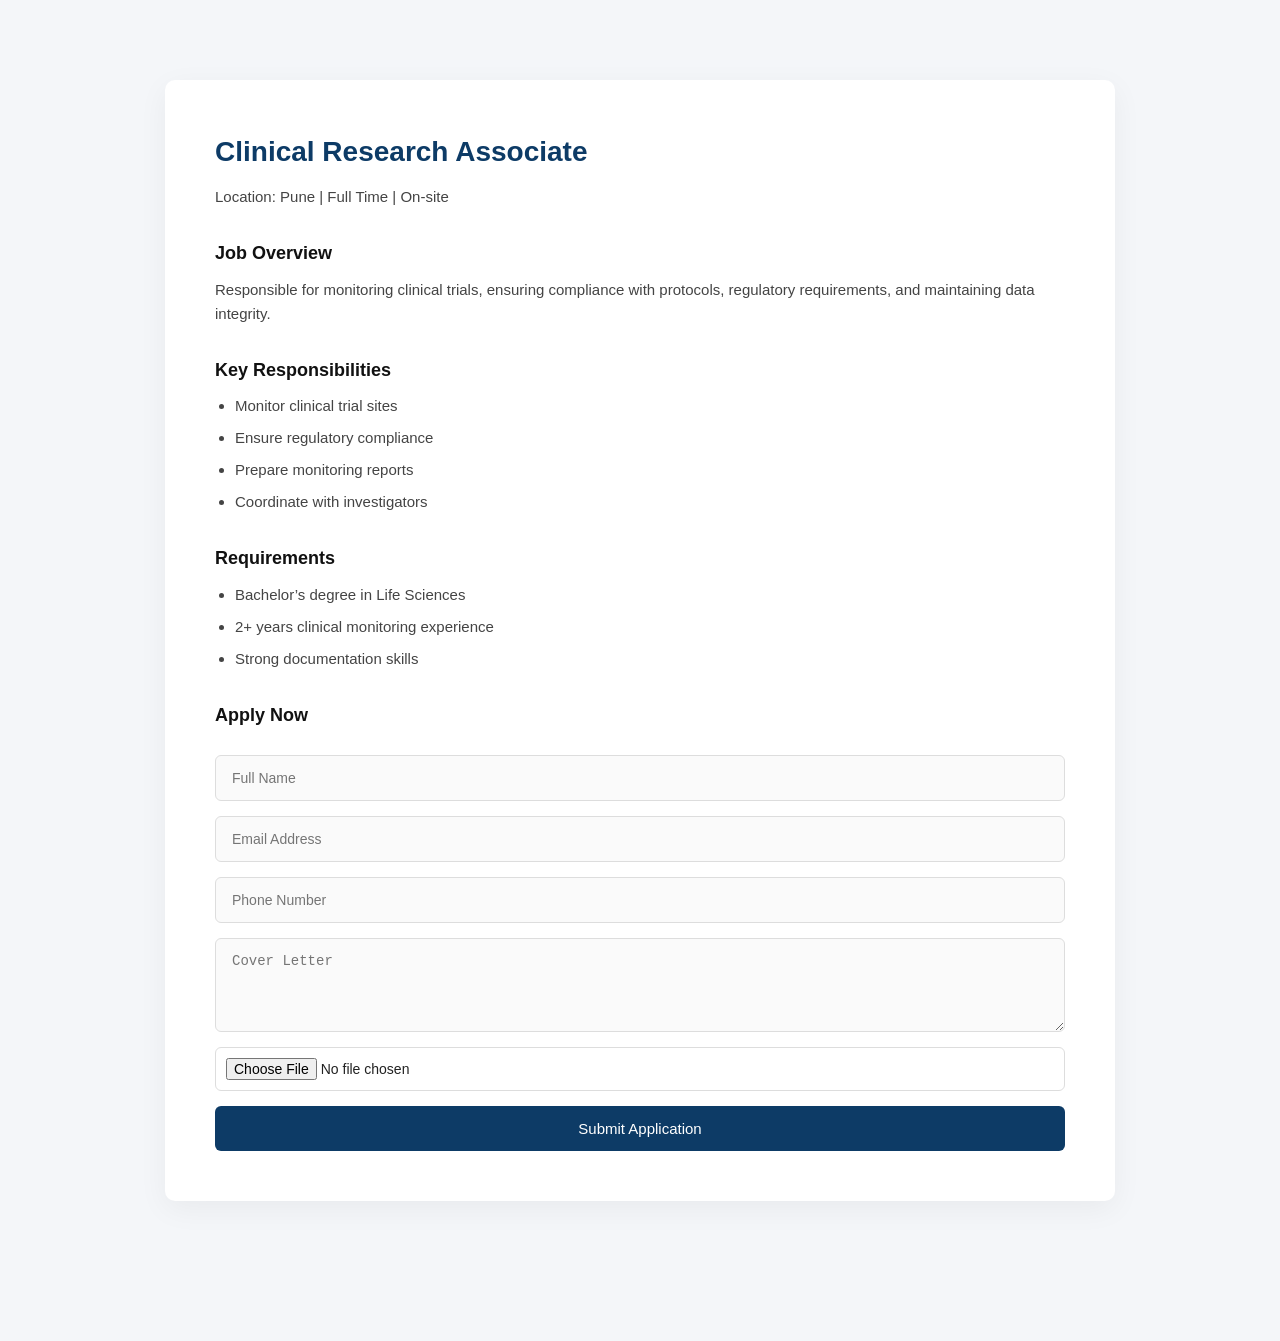
<file: careerForm.html>
<!DOCTYPE html>
<html lang="en">
<head>
    <meta charset="UTF-8">
    <meta name="viewport" content="width=device-width, initial-scale=1.0">
    <title>Document</title>
    <link rel="stylesheet" href="css/carrerForm.css">
</head>
<body>
  <section class="job-details-section" id="jobDetails">

    <div class="details-container">

        <!-- JOB 1 -->
        <div class="job-detail" id="job1">
            <h2>Clinical Research Associate</h2>
            <p class="job-location">Location: Pune | Full Time | On-site</p>

            <h4>Job Overview</h4>
            <p>
                Responsible for monitoring clinical trials, ensuring compliance with protocols,
                regulatory requirements, and maintaining data integrity.
            </p>

            <h4>Key Responsibilities</h4>
            <ul>
                <li>Monitor clinical trial sites</li>
                <li>Ensure regulatory compliance</li>
                <li>Prepare monitoring reports</li>
                <li>Coordinate with investigators</li>
            </ul>

            <h4>Requirements</h4>
            <ul>
                <li>Bachelor’s degree in Life Sciences</li>
                <li>2+ years clinical monitoring experience</li>
                <li>Strong documentation skills</li>
            </ul>

            <h4>Apply Now</h4>
            <form class="apply-form">
                <input type="text" placeholder="Full Name" required>
                <input type="email" placeholder="Email Address" required>
                <input type="tel" placeholder="Phone Number" required>
                <textarea rows="4" placeholder="Cover Letter"></textarea>
                <input type="file">
                <button type="submit">Submit Application</button>
            </form>
        </div>

        <!-- JOB 2 -->
        <div class="job-detail" id="job2">
            <h2>Medical Laboratory Scientist</h2>
            <p class="job-location">Location: Mumbai | Full Time | On-site</p>

            <h4>Job Overview</h4>
            <p>
                Conduct laboratory tests, analyze samples, and ensure accurate medical reporting.
            </p>

            <h4>Key Responsibilities</h4>
            <ul>
                <li>Perform diagnostic tests</li>
                <li>Maintain lab equipment</li>
                <li>Document test results</li>
            </ul>

            <h4>Requirements</h4>
            <ul>
                <li>BSc / MSc in Medical Laboratory Technology</li>
                <li>1+ years lab experience</li>
            </ul>

            <h4>Apply Now</h4>
            <form class="apply-form">
                <input type="text" placeholder="Full Name" required>
                <input type="email" placeholder="Email Address" required>
                <input type="tel" placeholder="Phone Number" required>
                <textarea rows="4" placeholder="Cover Letter"></textarea>
                <input type="file">
                <button type="submit">Submit Application</button>
            </form>
        </div>

        <!-- JOB 3 -->
        <div class="job-detail" id="job3">
            <h2>Pharmacovigilance Officer</h2>
            <p class="job-location">Location: Hyderabad | Full Time | Hybrid</p>

            <h4>Job Overview</h4>
            <p>
                Monitor drug safety data, assess adverse events, and ensure regulatory compliance.
            </p>

            <h4>Key Responsibilities</h4>
            <ul>
                <li>Review safety reports</li>
                <li>Signal detection & risk analysis</li>
                <li>Maintain safety database</li>
            </ul>

            <h4>Requirements</h4>
            <ul>
                <li>Pharmacy / Life Science graduate</li>
                <li>Experience in pharmacovigilance</li>
            </ul>

            <h4>Apply Now</h4>
            <form class="apply-form">
                <input type="text" placeholder="Full Name" required>
                <input type="email" placeholder="Email Address" required>
                <input type="tel" placeholder="Phone Number" required>
                <textarea rows="4" placeholder="Cover Letter"></textarea>
                <input type="file">
                <button type="submit">Submit Application</button>
            </form>
        </div>




    </div>
</section>  
<script>
    const params = new URLSearchParams(window.location.search);
    const jobId = params.get("job");

    const allJobs = document.querySelectorAll(".job-detail");

    if (jobId) {
        const jobElement = document.getElementById(jobId);
        if (jobElement) {
            jobElement.classList.add("active");
        } else {
            allJobs[0].classList.add("active"); // fallback
        }
    } else {
        allJobs[0].classList.add("active"); // default show first job
    }
</script>
</body>
</html>
</file>
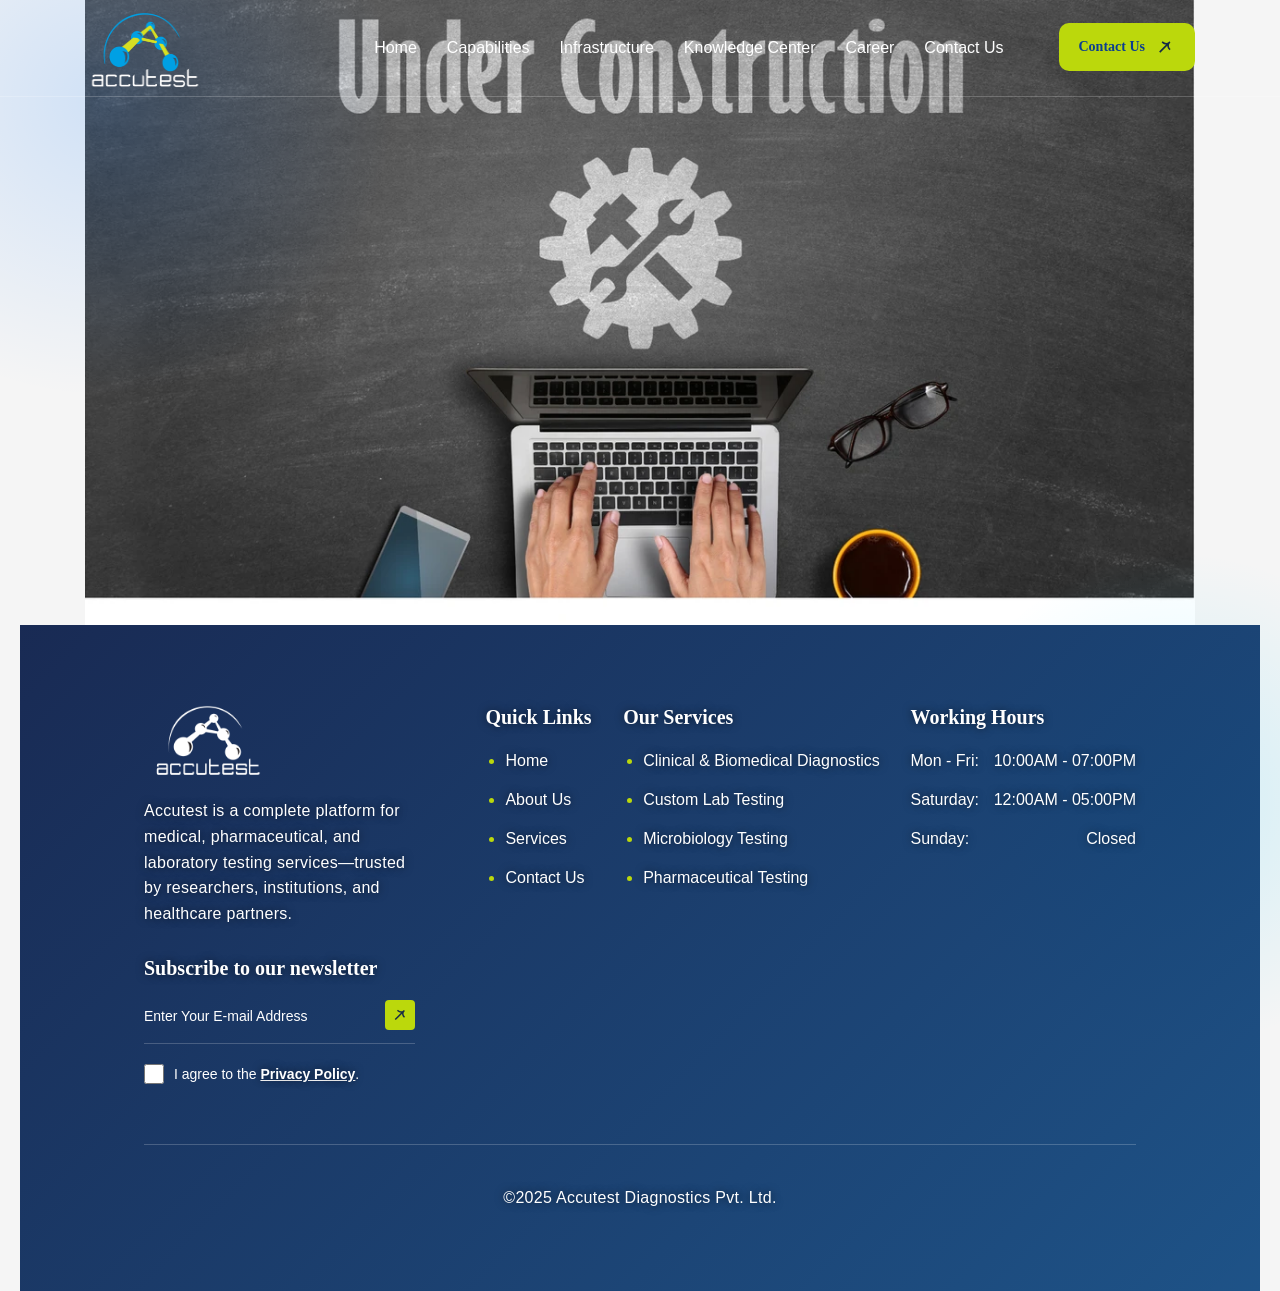
<file: underconstruction.html>
<!DOCTYPE html>
<html lang="zx">

<head>
    <!-- Meta -->
    <meta charset="utf-8">
    <meta http-equiv="X-UA-Compatible" content="IE=edge">
    <meta name="viewport" content="width=device-width, initial-scale=1.0, maximum-scale=1">
    <meta name="description" content="">
    <meta name="keywords" content="">
    <meta name="author" content="Awaiken">
    <!-- Page Title -->
    <title>Accutest Research Laboratories - A Trusted Indian CRO</title>
    <!-- Favicon Icon -->
    <link rel="shortcut icon" type="image/x-icon" href="images/whitefavicon.png">
    <!-- Google Fonts Css-->
    <link rel="preconnect" href="https://fonts.googleapis.com">
    <link rel="preconnect" href="https://fonts.gstatic.com" crossorigin>
    <link href="https://fonts.googleapis.com/css2?family=Manrope:wght@200..800&family=Sora:wght@100..800&display=swap"
        rel="stylesheet">
    <!-- Bootstrap Css -->
    <link href="css/bootstrap.min.css" rel="stylesheet" media="screen">
    <!-- SlickNav Css -->
    <link href="css/slicknav.min.css" rel="stylesheet">
    <!-- Swiper Css -->
    <link rel="stylesheet" href="css/swiper-bundle.min.css">
    <!-- Font Awesome Icon Css-->
    <link href="css/all.min.css" rel="stylesheet" media="screen">
    <!-- Animated Css -->
    <link href="css/animate.css" rel="stylesheet">
    <!-- Magnific Popup Core Css File -->
    <link rel="stylesheet" href="css/magnific-popup.css">
    <!-- Mouse Cursor Css File -->
    <link rel="stylesheet" href="css/mousecursor.css">
    <!-- Main Custom Css -->
    <link href="css/custom.css" rel="stylesheet" media="screen">
</head>

<body>
     <!-- Preloader Start -->
    <div class="preloader">
        <div class="loading-container">
            <div class="loading"></div>
            <div id="loading-icon">
                <img src="images/logo-white.png" alt="Logo">
            </div>
        </div>
    </div>
    <!-- Preloader End -->
    <!-- Header Start -->
    <header class="main-header">
        <div class="header-sticky">
            <nav class="navbar navbar-expand-lg">
                <div class="container">
                    <!-- Logo Start -->
                    <a class="navbar-brand" href="index.html">
                        <img src="images\logo-white.png" style="height: 80px;width: 150px; " alt="Accutest">
                    </a>
                    <!-- Logo End -->
                    <!-- Main Menu Start -->
                    <div class="collapse navbar-collapse main-menu">
                        <div class="nav-menu-wrapper">
                            <ul class="navbar-nav mr-auto" id="menu">
                                <li class="nav-item submenu"><a class="nav-link" href="./">Home<span
                                            class="arrow-down"></span></a>
                                    <ul>
                                        <li class="nav-item"><a class="nav-link" href="#about">About Us</a></li>
                                        <li class="nav-item"><a class="nav-link" href="#leadership">Leadership team
                                            </a></li>
                                    </ul>
                                </li>
                                <li class="nav-item submenu "><a class="nav-link" href="capabilities.html">Capabilities
                                        <span class="arrow-down"></span></a>
                                    <ul class="nav-item submenu">
                                        <li class="nav-item"><a class="nav-link"
                                                href="capabilities.html#BA/services">BA/BE Studies</a></li>
                                        <li class="nav-item"><a class="nav-link" href="capabilities.html#latephase">Late
                                                Phase(II-IV Trials)
                                            </a></li>
                                        <li class="nav-item"><a class="nav-link"
                                                href="capabilities.html#biologics">Biologics
                                            </a></li>
                                        <li class="nav-item"><a class="nav-link" href="underconstruction.html">CDM &
                                                Biostatistics & Real World Evidence
                                            </a></li>
                                    </ul>
                                <li class="nav-item submenu"><a class="nav-link"
                                        href="Infrastructure.html">Infrastructure<span class="arrow-down"></span></a>
                                    <ul class="nav-item submenu">
                                        <li class="nav-item"><a class="nav-link"
                                                href="Infrastructure.html#Regulatory">Regulatory
                                            </a></li>
                                        <li class="nav-item"><a class="nav-link"
                                                href="Infrastructure.html#clinic">Clinical
                                            </a></li>
                                        <li class="nav-item"><a class="nav-link"
                                                href="Infrastructure.html#Bio-analytical-Lab">Bio-Analytical Lab
                                            </a></li>
                                        <li class="nav-item"><a class="nav-link"
                                                href="Infrastructure.html#Biologics-Lab">Biologics Lab
                                            </a></li>
                                        <li class="nav-item"> <a class="nav-link "
                                                href="Infrastructure.html#IT-Infrastructure">IT Infrastructure</a></li>
                                    </ul>
                                </li>
                                <li class="nav-item submenu"> <a class="nav-link" href="Knowledge-Center.html">
                                        Knowledge Center<span class="arrow-down"></span></a>
                                    <ul class="nav-item submenu">
                                        <li class="nav-item"><a class="nav-link" href="Knowledge-Center.html">Corporate
                                                Presentation</a></li>
                                        <li class="nav-item"><a class="nav-link"
                                                href="Knowledge-Center.html">Brochures/Flyers
                                            </a></li>
                                        <li class="nav-item"><a class="nav-link" href="Knowledge-Center.html">Method
                                                Development & Validation
                                            </a></li>
                                        <li class="nav-item"> <a class="nav-link"
                                                href="Knowledge-Center.html">Podcast/Webinars/Posters
                                            </a></li>
                                    </ul>
                                </li>
                                <li class="nav-item submenu"> <a class="nav-link" href="Career.html">Career
                                        <span class="arrow-down"></span></a>
                                    <ul class="nav-item submenu">
                                        <li class="nav-item"><a class="nav-link" href="Career.html">Vacancies</a></li>
                                        <li class="nav-item"><a class="nav-link" href="Career.html">Why
                                                choose Accutest
                                            </a></li>
                                        <li class="nav-item"><a class="nav-link" href="Career.html">Event
                                                Photos
                                            </a></li>
                                    </ul>
                                </li>
                                <li class="nav-item submenu"><a class="nav-link" href="Contact-Us.html">Contact Us <span
                                            class="arrow-down"></span></a>
                                    <ul class="nav-item submenu">
                                        <li class="nav-item"><a class="nav-link" href="Contact-Us.html#map">Unit Address
                                                with google maps
                                            </a></li>
                                        <li class="nav-item"><a class="nav-link" href="Contact-Us.html#form">Enquiry
                                                Form
                                            </a></li>
                                        <li class="nav-item"> <a class="nav-link" href="Contact-Us.html#foot">Foot Note
                                            </a></li>
                                    </ul>
                                </li>
                                </li>
                            </ul>
                        </div>
                        <!-- Header Btn Start -->
                        <div class="header-btn">
                            <a href="tel:22 2778 0720" class="btn-default btn-highlighted">Contact Us</a>
                        </div>
                        <!-- Header Btn End -->
                    </div>
                    <!-- Main Menu End -->
                    <div class="navbar-toggle backgrounf-red"></div>
                </div>
            </nav>
            <div class="responsive-menu"></div>
        </div>
    </header>
    <!-- Header End -->
    <div class="how-it-work">
        <div class="container">
            <img src="images\underconstruction.webp" class="center" alt="underconstruction"><a href="index.html"></a>
        </div>
    </div>
    <!-- Footer Start -->
    <footer class="main-footer bg-section dark-section">
        <div class="container">
            <div class="row">
                <div class="col-lg-4">
                    <!-- About Footer Start -->
                    <div class="about-footer">
                        <!-- Footer Logo Start -->
                        <div class="footer-logo">
                            <img src="images\footer-logo.png" alt="Accutest">
                        </div>
                        <!-- Footer Logo End -->
                        <!-- About Footer Content Start -->
                        <div class="about-footer-content">
                            <p>Accutest is a complete platform for medical, pharmaceutical, and laboratory testing
                                services—trusted by researchers, institutions, and healthcare partners.</p>
                        </div>
                        <!-- About Footer Content End -->
                        <!-- Footer Newsletter Box Start -->
                        <div class="footer-newsletter-box">
                            <h3>Subscribe to our newsletter</h3>
                            <!-- Footer Newsletter Form Start -->
                            <div class="footer-newsletter-form">
                                <form id="newslettersForm" action="#" method="POST">
                                    <div class="form-group">
                                        <input type="email" name="mail" class="form-control" id="mail"
                                            placeholder="Enter Your E-mail Address" required>
                                        <button type="submit" class="newsletter-btn"><img src="images/arrow-primary.svg"
                                                alt=""></button>
                                    </div>
                                    <div class="form-group">
                                        <input type="checkbox" id="#" name="#">
                                        <label class="form-label">I agree to the <a href="#">Privacy Policy</a>.</label>
                                    </div>
                                </form>
                            </div>
                            <!-- Footer Newsletter Form End -->
                        </div>
                        <!-- Footer Newsletter Box End -->
                    </div>
                    <!-- About Footer End -->
                </div>
                <div class="col-lg-5 col-md-7">
                    <!-- Footer Links Box Start -->
                    <div class="footer-links-box">
                        <!-- Footer Links Start -->
                        <div class="footer-links">
                            <h3>Quick Links</h3>
                            <ul>
                                <li><a href="index.html">Home</a></li>
                                <li><a href="/index.html#about">About us</a></li>
                                <li><a href="/capabilities.html">services</a></li>
                                <li><a href="/Contact-Us.html">contact us</a></li>
                            </ul>
                        </div>
                        <!-- Footer Links End -->
                        <!-- Footer Links Start -->
                        <div class="footer-links">
                            <h3>Our Services</h3>
                            <ul>
                                <li><a href="/Infrastructure.html">Clinical & Biomedical Diagnostics</a></li>
                                <li><a href="/Infrastructure.html">Custom Lab Testing</a></li>
                                <li><a href="/Infrastructure.html">Microbiology Testing</a></li>
                                <li><a href="/Infrastructure.html">Pharmaceutical Testing</a></li>
                            </ul>
                        </div>
                        <!-- Footer Links End -->
                    </div>
                    <!-- Footer Links Box End -->
                </div>
                <div class="col-lg-3 col-md-5">
                    <!-- Footer Working Hour Box Start -->
                    <div class="footer-working-hour-box footer-links">
                        <h3>Working Hours</h3>
                        <ul>
                            <li>Mon - Fri:<span>10:00AM - 07:00PM</span></li>
                            <li>Saturday:<span>12:00AM - 05:00PM</span></li>
                            <li>Sunday:<span>Closed</span></li>
                        </ul>
                    </div>
                    <!-- Footer Working Hour Box End -->
                </div>
                <div class="col-lg-12">
                    <!-- Footer Copyright Start -->
                    <div class="footer-copyright-text">
                        <p>©2025 <span id="year"></span> Accutest Diagnostics Pvt. Ltd.</p>
                    </div>
                    <!-- Footer Copyright End -->
                </div>
            </div>
        </div>
    </footer>
    <!-- Footer End -->

     <script src="js/jquery-3.7.1.min.js"></script>
    <!-- Bootstrap js file -->
    <script src="js/bootstrap.min.js"></script>
    <!-- Validator js file -->
    <script src="js/validator.min.js"></script>
    <!-- SlickNav js file -->
    <script src="js/jquery.slicknav.js"></script>
    <!-- Swiper js file -->
    <script src="js/swiper-bundle.min.js"></script>
    <!-- Counter js file -->
    <script src="js/jquery.waypoints.min.js"></script>
    <script src="js/jquery.counterup.min.js"></script>
    <!-- Magnific js file -->
    <script src="js/jquery.magnific-popup.min.js"></script>
    <!-- SmoothScroll -->
    <script src="js/SmoothScroll.js"></script>
    <!-- Parallax js -->
    <script src="js/parallaxie.js"></script>
    <!-- MagicCursor js file -->
    <script src="js/gsap.min.js"></script>
    <script src="js/magiccursor.js"></script>
    <!-- Text Effect js file -->
    <script src="js/SplitText.js"></script>
    <script src="js/ScrollTrigger.min.js"></script>
    <!-- YTPlayer js File -->
    <script src="js/jquery.mb.YTPlayer.min.js"></script>
    <!-- Wow js file -->
    <script src="js/wow.min.js"></script>
    <!-- Main Custom js file -->
    <script src="js/function.js"></script>
    <script src="https://demo.awaikenthemes.com/assets/js/theme-panel.js"></script>
</body>


</html>
</file>
<file: css/carrerForm.css>
/* ===============================
   GLOBAL RESET
=================================*/

* {
    margin: 0;
    padding: 0;
    box-sizing: border-box;
}

body {
    font-family: "Segoe UI", Arial, sans-serif;
    background: #f4f6f9;
    color: #222;
    line-height: 1.6;
}

/* ===============================
   MAIN SECTION
=================================*/

.job-details-section {
    padding: 80px 20px;
}

.details-container {
    max-width: 950px;
    margin: auto;
}

/* ===============================
   JOB CARD STYLE
=================================*/

.job-detail {
    background: #ffffff;
    padding: 50px;
    border-radius: 10px;
    box-shadow: 0 8px 30px rgba(0, 0, 0, 0.05);
    margin-bottom: 60px;
    transition: 0.3s ease;
    display: none;
}

.job-detail:hover {
    transform: translateY(-5px);
}
.job-detail.active {
    display: block;
}
/* ===============================
   HEADINGS
=================================*/

.job-detail h2 {
    font-size: 28px;
    margin-bottom: 10px;
    color: #0d3b66;
}

.job-location {
    font-size: 15px;
    color: #666;
    margin-bottom: 30px;
}

.job-detail h4 {
    margin-top: 30px;
    margin-bottom: 10px;
    font-size: 18px;
    color: #111;
}

/* ===============================
   PARAGRAPH & LIST
=================================*/

.job-detail p {
    margin-bottom: 10px;
    font-size: 15px;
    color: #444;
}

.job-detail ul {
    padding-left: 20px;
    margin-bottom: 15px;
}

.job-detail ul li {
    margin-bottom: 8px;
    font-size: 15px;
    color: #444;
}

/* ===============================
   APPLY FORM
=================================*/

.apply-form {
    margin-top: 25px;
    display: flex;
    flex-direction: column;
    gap: 15px;
}

.apply-form input,
.apply-form textarea {
    width: 100%;
    padding: 14px 16px;
    border: 1px solid #ddd;
    border-radius: 6px;
    font-size: 14px;
    transition: 0.3s ease;
    background: #fafafa;
}

.apply-form input:focus,
.apply-form textarea:focus {
    border-color: #0d3b66;
    outline: none;
    background: #ffffff;
}

.apply-form textarea {
    resize: vertical;
}

/* FILE INPUT */

.apply-form input[type="file"] {
    background: #ffffff;
    padding: 10px;
}

/* BUTTON */

.apply-form button {
    padding: 14px;
    background: #0d3b66;
    color: #fff;
    border: none;
    border-radius: 6px;
    font-size: 15px;
    font-weight: 500;
    cursor: pointer;
    transition: 0.3s ease;
}

.apply-form button:hover {
    background: #08273f;
}

/* ===============================
   RESPONSIVE
=================================*/

@media (max-width: 768px) {

    .job-detail {
        padding: 30px;
    }

    .job-detail h2 {
        font-size: 22px;
    }

}
</file>
<file: css/custom.css>
/* INDEX
----------------------------------------------------------------------------------------
01. Global Variables
02. General css
03. Header css
04. Hero css
05. Scrolling Ticker css
06. About Us css
07. Our Services css
08. Why Choose Us css
09. What We Do css
10. Case Study css
11. Intro Video css
12. How It Work css
13. Our Pricing css
14. Our FAQs css
15. Our Testimonials css
16. Our Blog css
17. Footer css
18. About Us Page css
19. Services Page css
20. Service Single css
21. Blog Archive css
22. Blog Single css
23. Case Study Page css
24. Case Study Single css
25. Team Page css
26. Team Single css
27. Pricing Page css
28. Testimonials Page css
29. Image Gallery css
30. Video Gallery css
31. FAQs Page css
32. Contact Us Page css
33. 404 Error Page css
34. Responsive css
35. Vision & mission

-------------------------------------------------------------------------------------- */

/************************************/

@font-face {
    font-family: 'bilo';
    src: url('../webfonts/fonnts.com-Bilo.otf') format('opentype');
    font-weight: normal;
    font-style: normal;
}

/*** 	 01. Global Variables	  ***/

/************************************/

:root {
    --primary-color: #0A3D91;
    /* Professional medical blue */
    --secondary-color: #E9EFF7;
    /* Light clinical blue */
    --bg-color: #f8f8f5;
    /* Clean white-grey */
    /* --text-color: #2E3A46;          Dark clean grey */
    --text-color: #002346;
    --accent-color: #bbd80c;
    /* White */
    --white-color: #ffffff;
    --divider-color: #333333;
    --dark-divider-color: #FFFFFF33;
    --error-color: #E65050;

    --default-font: "bilo", sans-serif;
    --accent-font: "abril-display", serif;
}

/************************************/

/*** 	   02. General css		  ***/

/************************************/
.text-white{
    color: #fff !important;
}
body {
    position: relative;
    font-family: var(--default-font);
    font-size: 16px;
    font-weight: 500;
    line-height: 1em;
    color: var(--text-color);
    background: var(--bg-color);
}

::-webkit-scrollbar-track {
    background-color: var(--secondary-color);
    border-left: 1px solid var(--secondary-color);
}

::-webkit-scrollbar {
    width: 7px;
    background-color: var(--secondary-color);
}

::-webkit-scrollbar-thumb {
    background: var(--primary-color);
}

::selection {
    color: var(--primary-color);
    background-color: var(--accent-color);
    filter: invert(1);
}

p {
    line-height: 1.6em;
    margin-bottom: 1.5em;
    letter-spacing: 0.3px;
}

h1,
h2,
h3,
h4,
h5,
h6 {
    margin: 0;
    font-family: var(--accent-font);
    font-weight: 600;
    line-height: 1.2em;
    color: var(--primary-color);
}

figure {
    margin: 0;
}

img {
    max-width: 100%;
}

a {
    text-decoration: none;
}

a:hover {
    text-decoration: none;
    outline: 0;
}

a:focus {
    text-decoration: none;
    outline: 0;
}

html,
body {
    width: 100%;
    overflow-x: clip;
    height: 100%;
}
.main-section {
    min-height: 100vh;
}


.text-justify {
    text-align: justify;
}

.container {
    max-width: 1300px;
}

.container,
.container-fluid,
.container-lg,
.container-md,
.container-sm,
.container-xl,
.container-xxl {
    padding-right: 15px;
    padding-left: 15px;
}

.image-anime {
    position: relative;
    overflow: hidden;
}

.image-anime:after {
    content: "";
    position: absolute;
    width: 200%;
    height: 0%;
    left: 50%;
    top: 50%;
    background-color: rgba(255, 255, 255, .3);
    transform: translate(-50%, -50%) rotate(-45deg);
    z-index: 1;
}

.image-anime:hover:after {
    height: 250%;
    transition: all 600ms linear;
    background-color: transparent;
}

.reveal {
    position: relative;
    display: -webkit-inline-box;
    display: -ms-inline-flexbox;
    display: inline-flex;
    visibility: hidden;
    overflow: hidden;
}

.reveal img {
    height: 100%;
    width: 100%;
    -o-object-fit: cover;
    object-fit: cover;
    -webkit-transform-origin: left;
    transform-origin: left;
}

.row {
    margin-right: -15px;
    margin-left: -15px;
}

.row>* {
    padding-right: 15px;
    padding-left: 15px;
}

.row.no-gutters {
    margin-right: 0px;
    margin-left: 0px;
}

.row.no-gutters>* {
    padding-right: 0px;
    padding-left: 0px;
}

.btn-default {
    position: relative;
    display: inline-block;
    background: var(--accent-color);
    border-radius: 10px;
    font-family: var(--accent-font);
    font-size: 14px;
    font-weight: 700;
    line-height: 1em;
    text-transform: capitalize;
    color: var(--primary-color);
    border: none;
    padding: 17px 50px 17px 20px;
    overflow: hidden;
    transition: all 0.4s ease-in-out;
    z-index: 0;
}

.btn-default:hover {
    color: var(--white-color);
}

.btn-default::before {
    content: '';
    position: absolute;
    top: 50%;
    right: 20px;
    width: 20px;
    height: 20px;
    background-image: url('../images/arrow-primary.svg');
    background-repeat: no-repeat;
    background-position: center center;
    background-size: cover;
    transform: translateY(-50%);
    transition: all 0.4s ease-in-out;
    z-index: 1;
}

.btn-default:hover::before {
    transform: translateY(-50%) rotate(45deg);
    filter: brightness(0) invert(1);
}

.btn-default::after {
    content: '';
    position: absolute;
    left: 0;
    bottom: 0%;
    width: 102%;
    height: 100%;
    background-color: var(--primary-color);
    transition: all 0.5s ease-in-out;
    z-index: -1;
    transform: skewY(9.3deg) scaleY(0);
}

.btn-default:hover::after {
    transform: skewY(0deg) scaleY(2);
}

.btn-default.btn-highlighted:hover {
    color: var(--primary-color);
}

.btn-default.btn-highlighted:hover::before {
    filter: none;
}

.btn-default.btn-highlighted::after {
    background-color: var(--white-color);
}

.btn-default.btn-border {
    background: transparent;
    color: var(--white-color);
    border: 1px solid var(--white-color);
    padding: 16px 50px 16px 20px;
}

.btn-default.btn-border:hover {
    color: var(--primary-color);
}

.btn-default.btn-border::before {
    background-image: url('../images/arrow-white.svg');
}

.btn-default.btn-border:hover:before {
    filter: brightness(0) invert(0);
}

.btn-default.btn-border::after {
    background: var(--white-color);
}

.readmore-btn {
    position: relative;
    font-family: var(--accent-font);
    font-size: 16px;
    font-weight: 600;
    line-height: normal;
    text-transform: capitalize;
    color: var(--primary-color);
    padding-right: 26px;
}

.readmore-btn::before {
    content: '';
    position: absolute;
    top: 0;
    right: 0;
    background-image: url('../images/arrow-primary.svg');
    background-repeat: no-repeat;
    background-size: cover;
    width: 20px;
    height: 20px;
    transition: all 0.3s ease-in-out;
}

.readmore-btn:hover::before {
    transform: rotate(45deg);
}

.cb-cursor:before {
    background: var(--accent-color);
}

.preloader {
    position: fixed;
    top: 0;
    left: 0;
    right: 0;
    bottom: 0;
    z-index: 1000;
    background: var(--primary-color);
    display: flex;
    align-items: center;
    justify-content: center;
}

.loading-container,
.loading {
    height: 100px;
    position: relative;
    width: 100px;
    border-radius: 100%;
}

.loading-container {
    margin: 40px auto;
}

.loading {
    border: 1px solid transparent;
    border-color: transparent var(--accent-color) transparent var(--accent-color);
    animation: rotate-loading 1.5s linear 0s infinite normal;
    transform-origin: 50% 50%;
}

.loading-container:hover .loading,
.loading-container .loading {
    transition: all 0.5s ease-in-out;
}

#loading-icon {
    position: absolute;
    top: 50%;
    left: 50%;
    max-width: 66px;
    transform: translate(-50%, -50%);
}

@keyframes rotate-loading {
    0% {
        transform: rotate(0deg);
    }

    100% {
        transform: rotate(360deg);
    }
}

.bg-section {
    width: 100%;
    max-width: 1820px;
    background-color: var(--secondary-color);
    border-radius: 20px;
    margin: 0 auto;
}

.dark-section {
    background-color: var(--primary-color);
}

.section-row {
    margin-bottom: 40px;
}

.section-row .section-title {
    margin-bottom: 0;
}

.section-row .section-title.section-title-center {
    width: 100%;
    max-width: 700px;
    margin: 0 auto;
    text-align: center;
}

.section-btn {
    text-align: right;
}

.section-content-btn .section-btn {
    margin-top: 30px;
    text-align: left;
}

.section-title-content p {
    margin-bottom: 20px;
}

.section-title-content p:last-child {
    margin-bottom: 0;
}

.section-title {
    margin-bottom: 30px;
}

.section-title h3 {
    position: relative;
    display: inline-block;
    border: 1px solid var(--divider-color);
    border-radius: 100px;
    font-size: 14px;
    font-weight: 500;
    text-transform: capitalize;
    color: var(--primary-color);
    padding: 8px 16px 8px 32px;
    margin-bottom: 8px;
}

.section-title h3::before {
    content: '';
    position: absolute;
    left: 16px;
    top: 50%;
    transform: translateY(-50%);
    background: var(--accent-color);
    border-radius: 50%;
    width: 6px;
    height: 6px;
}

.section-title h1 {
    font-size: 40px;
    font-weight: 800;
    line-height: 1.2em;
    letter-spacing: -0.02em;
    margin-bottom: 0;
    margin-top: 150px;
    cursor: none;
    right: 10px;
     color: #ffffff; 


}

.one-line {
    white-space: nowrap;
}

.section-title h2 {
    font-size: 40px;
    font-weight: 600;
    line-height: 1.2em;
    letter-spacing: -0.02em;
    margin-bottom: 40px;
    cursor: none;
    line-height: 1.2;
}

.section-title p {
    margin-top: 20px;
    margin-bottom: 0;
}

.bg-section .section-title h3 {
    border-color: var(--primary-color);
}

.bg-section .section-title h3::before {
    background: var(--primary-color);
}

.dark-section .section-title h3,
.dark-section .section-title h1,
.dark-section .section-title h2,
.dark-section .section-title p,
.dark-section .section-title-content p {
    color: var(--white-color);
}

.dark-section .section-title h3 {
    border-color: var(--dark-divider-color);
}

.dark-section .section-title h3::before {
    background: var(--accent-color);
}

.help-block.with-errors ul {
    margin: 0;
    text-align: left;
}

.help-block.with-errors ul li {
    color: var(--error-color);
    font-weight: 500;
    font-size: 14px;
}

/************************************/

/**** 	   03. Header css		 ****/

/************************************/

/**** 	   03. Header css		 ****/

/************************************/
header.main-header {
    position: absolute;
    top: 0;
    width: 100%;
    border-bottom: 1px solid var(--dark-divider-color);
    z-index: 100;
}

header.main-header .header-sticky {
    position: relative;
    top: 0;
    width: 100%;
    z-index: 100;
}

header.main-header .header-sticky.hide {
    transform: translateY(-100%);
    transition: transform 0.3s ease-in-out;
    border-radius: 0;
}

header.main-header .header-sticky.active {
    position: fixed;
    top: 0;
    left: 0;
    right: 0;
    border-radius: 0;
    transform: translateY(0);
    background: var(--primary-color);
    border-bottom: 1px solid var(--dark-divider-color);
    padding: 0 15px;
}


.navbar-brand {
    max-height: 80px;
    height: auto;
    width: 120px;
    display: block;
}

.main-menu .nav-menu-wrapper {
    flex: 1;
    text-align: right;   /* shift right */
    margin-right: 40px;
}

.main-menu .nav-menu-wrapper>ul {
    align-items: center;
    display: inline-flex;
}

.main-menu ul li {
    margin: 0 5px;
    position: relative;
}

.main-menu ul li a {
    font-size: 16px;
    font-weight: 500;
    line-height: 1.2em;
    padding: 14px 10px !important;
    color: var(--white-color);
    text-transform: capitalize;
    transition: all 0.3s ease-in-out;
}

.main-menu ul li.submenu>a:after {
   
    font-family: 'FontAwesome';
    font-weight: 900;
    font-size: 14px;
    margin-left: 8px;
}

.main-menu ul li a:hover,
.main-menu ul li a:focus {
    color: var(--accent-color);
}

.main-menu ul ul {
    visibility: hidden;
    opacity: 0;
    transform: scale(1, 0.8);
    transform-origin: top;
    padding: 0;
    margin: 0;
    list-style: none;
    width: 235px;
    border-radius: 12px;
    position: absolute;
    left: 0;
    top: 100%;
    background: var(--accent-color);
    transition: all 0.3s ease-in-out;
    text-align: left;
}



.main-menu ul ul ul {
    left: 100%;
    top: 0;
    text-align: left;
}

.main-menu ul li:hover>ul {
    visibility: visible;
    opacity: 1;
    transform: scale(1, 1);
    padding: 5px 0;
}

.main-menu ul li.submenu ul li.submenu>a:after {
    content: '\f105';
    float: right;
}

.main-menu ul ul li {
    margin: 0;
    padding: 0;
}

.main-menu ul ul li a {
    color: var(--primary-color);
    padding: 8px 20px !important;
    transition: all 0.3s ease-in-out;
}

.main-menu ul ul li a:hover,
.main-menu ul ul li a:focus {
    color: var(--primary-color);
    background-color: transparent;
    padding: 8px 20px 8px 23px !important;
}

.main-menu ul li.highlighted-menu {
    display: none;
}

.responsive-menu,
.navbar-toggle {
    display: none;
}

.responsive-menu {
    top: 0;
    position: relative;
}

.slicknav_btn {
    background: var(--accent-color);
    padding: 0;
    display: flex;
    align-items: center;
    justify-content: center;
    width: 38px;
    height: 38px;
    margin: 0;
    border-radius: 6px;
}

.slicknav_icon .slicknav_icon-bar {
    display: block;
    width: 100%;
    height: 3px;
    width: 22px;
    background-color: var(--primary-color);
    border-radius: 6px;
    margin: 4px auto !important;
    transition: all 0.1s ease-in-out;
}

.slicknav_icon .slicknav_icon-bar:first-child {
    margin-top: 0 !important;
}

.slicknav_icon .slicknav_icon-bar:last-child {
    margin-bottom: 0 !important;
}

.navbar-toggle a.slicknav_btn.slicknav_open .slicknav_icon span.slicknav_icon-bar:nth-child(1) {
    transform: rotate(-45deg) translate(-5px, 5px);
}

.navbar-toggle a.slicknav_btn.slicknav_open .slicknav_icon span.slicknav_icon-bar:nth-child(2) {
    opacity: 0;
}

.navbar-toggle a.slicknav_btn.slicknav_open .slicknav_icon span.slicknav_icon-bar:nth-child(3) {
    transform: rotate(45deg) translate(-5px, -5px);
}

.slicknav_menu {
    position: absolute;
    width: 100%;
    padding: 0;
    background: var(--accent-color);
}

.slicknav_menu ul {
    margin: 5px 0;
}

.slicknav_menu ul ul {
    margin: 0;
}

.slicknav_nav .slicknav_row,
.slicknav_nav li a {
    position: relative;
    font-size: 16px;
    font-weight: 500;
    text-transform: capitalize;
    padding: 7px 20px;
    color: var(--primary-color);
    line-height: normal;
    margin: 0;
    border-radius: 0 !important;
    transition: all 0.3s ease-in-out;
}

.slicknav_nav a:hover,
.slicknav_nav a:focus,
.slicknav_nav .slicknav_row:hover {
    background-color: transparent;
    color: var(--text-color);
}

.slicknav_menu ul ul li a {
    padding: 7px 20px 7px 30px;
}

.slicknav_arrow {
    font-size: 0 !important;
}

.slicknav_arrow:after {
    content: '\f107';
    font-family: 'FontAwesome';
    font-weight: 900;
    font-size: 12px;
    margin-left: 8px;
    color: var(--primary-color);
    position: absolute;
    right: 15px;
    top: 50%;
    transform: translateY(-50%);
    transition: all 0.3s ease-out;
}

.slicknav_open>a .slicknav_arrow:after {
    transform: translateY(-50%) rotate(-180deg);
    color: var(--text-color);
}



/************************************/

/***         04. Hero css	      ***/

/************************************/

/* ------- HERO (image removed) ------- */

/* Hero Section */
.hero {
    position: relative;
    overflow: hidden;
    padding: 250px 0 190px;
    min-height: 100vh;
      
}

/* Video Wrapper */
.hero-bg-video {
    position: absolute;
    top: 0;
    left: 0;
    width: 100%;
    height: 100%;
    z-index: 0;
    pointer-events: none;
    overflow: hidden;
}

/* Video Styling */
.hero-bg-video video {
    width: 100%;
    height: 90%;
    object-fit: cover;
    display: block;
}

/* Dark Overlay */
.hero::before {
    content: '';
    position: absolute;
    top: 0;
    left: 0;
    width: 100%;
    height: 90%;
    background: rgba(0, 0, 0, 0.5);
    /* Adjust opacity as needed */
    z-index: 1;
}

/* Content on top of video */
.hero-content {
    position: relative;
    z-index: 2;
    text-align: center;
    color: #fff;
}

/* Optional: Responsive text */


.hero-content h1 {
    font-size: 3rem;
    margin-bottom: 20px;
    text-align: left;
    /* Extra safe */
}

.hero-content p {
    font-size: 1rem;
    text-align: left;
    /* Extra safe */
    max-width: 500px;
     margin-bottom: 0px;
    /* Clean layout */
}


.hero.hero-slider-layout .hero-slide .hero-slider-image {
    position: absolute;
    top: 0;
    right: 0;
    left: 0;
    bottom: 0;
}

.hero.hero-slider-layout .hero-slide .hero-slider-image img {
    width: 100%;
    height: 100%;
    object-fit: cover;
}

.hero.hero-slider-layout .hero-pagination {
    position: absolute;
    bottom: 30px;
    text-align: center;
    z-index: 2;
}

.hero.hero-slider-layout .hero-pagination .swiper-pagination-bullet {
    width: 12px;
    height: 12px;
    background: var(--dark-divider-color);
    opacity: 1;
    transition: all 0.3s ease-in-out;
    margin: 0 5px;
}

.hero.hero-slider-layout .hero-pagination .swiper-pagination-bullet-active {
    background-color: var(--accent-color);
}

.hero .container {
    position: relative;
    z-index: 2;
}

.hero-content .section-title p {
    max-width: 730px;
}

.hero-btn {
    display: flex;
    flex-wrap: wrap;
    gap: 15px 40px;
    margin-top: 10px;
    
}

.hero-body {
    display: flex;
    flex-wrap: wrap;
    gap: 20px 40px;
   
    margin-top: 40px;
    padding-top: 40px;
}

.btn-primary {
    background: #c6e200;
    padding: 14px 28px;
    text-decoration: none;
    color: #000;
    font-weight: 600;
    border-radius: 8px;
}

.satisfy-client-box {
    display: flex;
    flex-wrap: wrap;
    align-items: center;
    gap: 20px;
}

.satisfy-client-images {
    display: inline-flex;
    align-items: center;
}

.satisfy-client-image {
    position: relative;
    display: inline-block;
    margin-left: -18px;
    z-index: 1;
}

.satisfy-client-image:first-child {
    margin: 0;
}

.satisfy-client-image figure {
    display: block;
    width: 50px;
    height: 50px;
    border: 1px solid var(--white-color);
    border-radius: 50%;
}

.satisfy-client-image img {
    width: 100%;
    border-radius: 50%;
}

.satisfy-client-image.add-more {
    width: 50px;
    height: 50px;
    background-color: var(--accent-color);
    border: 1px solid var(--white-color);
    border-radius: 50%;
    display: flex;
    justify-content: center;
    align-items: center;
}

.satisfy-client-image.add-more p {
    font-family: var(--accent-font);
    font-size: 14px;
    font-weight: 600;
    color: var(--primary-color);
    margin: 0;
}

.satisfy-client-content p {
    color: var(--white-color);
    margin: 0;
}

.satisfy-client-content h3 {
    font-size: 16px;
    font-weight: 600;
    color: var(--white-color);
}



@keyframes infiniterotate {
    from {
        transform: rotate(0deg);
    }

    to {
        transform: rotate(360deg);
    }
}


/************************************/

/***   05. Scrolling Ticker css   ***/

/************************************/

.our-scrolling-ticker {
    position: relative;
    background-color: #bbd80c;
    padding: 15px 0;
    z-index: 1;
}

.scrolling-ticker-box {
    --gap: 30px;
    position: relative;
    display: flex;
    overflow: hidden;
    user-select: none;
    gap: var(--gap);
    align-items: center;
}

.scrolling-content {
    flex-shrink: 0;
    display: flex;
    gap: var(--gap);
    min-width: 100%;
    animation: scroll 40s linear infinite;
}

.scrolling-content span {
    display: inline-block;
    font-family: var(--accent-font);
    font-size: 32px;
    font-weight: 600;
    line-height: 1.2em;
    text-transform: capitalize;
    color: var(--primary-color);
}

.scrolling-content span img {
    width: 100%;
    max-width: 30px;
    margin-right: 30px;
}

@keyframes scroll {
    from {
        transform: translateX(0);
    }

    to {
        transform: translateX(calc(-100% - var(--gap)));
    }
}

/* =====================================
   ZIGZAG TIMELINE SECTION
===================================== */

.zigzag-timeline {
    position: relative;
    padding: 180px 0;
    /* reduced overall height */
    background: url('../images/home1.jpg') no-repeat center center / cover;
    overflow: hidden;
    height: 450px;
}

/* Dark overlay for text readability */
.zigzag-timeline::before {
    content: "";
    position: absolute;
    inset: 0;
   background: linear-gradient(
        135deg,
        rgba(11, 44, 95, 0.85) 0%,
        rgba(14, 76, 127, 0.75) 40%,
        rgba(30, 142, 126, 0.65) 100%
    );

    z-index: 0;
}


/* =====================================
   WRAPPER (HIDE SCROLLBAR)
===================================== */

.timeline-wrapper {
    position: relative;
    overflow: hidden;
    width: 100%;
    margin-top: 40px;
    z-index: 1;
}

/* =====================================
   AUTO SLIDING CONTAINER
===================================== */

.timeline2 {
    display: flex;
    gap: 40px;
    width: max-content;
    animation: autoScroll 30s linear infinite;
}

/* Pause on Hover */
.timeline-wrapper:hover .timeline2 {
    animation-play-state: paused;
}





/* =====================================
   CENTER JOURNEY LINE (LIMITED HEIGHT)
===================================== */

.timeline-line {
    position: absolute;
    top: 60px;
    /* start near first card */
    bottom: 60px;
    /* end near last card */
    left: 50%;
    width: 3px;
    background: rgba(255, 255, 255, 0.25);
    transform: translateX(-50%);
    z-index: 1;
}

/* Scroll-driven progress line */
.timeline-progress {
    position: absolute;
    top: 0;
    left: 0;
    width: 100%;
    height: 0%;
    background: linear-gradient(to bottom, #bbd80c, #6aa300);
    transition: height 0.15s linear;
}


        .timeline2 {

            height: 299px;
            padding: 20px;
            position: relative;
            box-sizing: border-box;

            display: flex;
            align-items: center;
        }

        .timeline2::before {
            content: "";
            position: absolute;
            top: 50%;
            left: 0;
            width: 100%;
            height: 3px;
            background: rgba(255, 255, 255, 0.3);
            transform: translateY(-50%);
            z-index: 0;
        }

        .timieline-title {
            font-size: 1.5em;
            font-weight: bold;
        }

       .timeline-content {
    max-width: 300px;
    height: 110px;

    padding: 20px;
    display: flex;                /* ADD */
    align-items: center;          /* Vertical Center */
    justify-content: center;      /* Horizontal Center */
    text-align: center;           /* Text Center */

    flex-shrink: 0;
    flex-grow: 0;
    align-self: flex-start;

    color: #230202;
    background: rgba(255, 248, 248, 0.72);
    border: 1px solid rgba(187, 216, 12, 0.35);
    border-radius: 14px;

    backdrop-filter: blur(6px);
    -webkit-backdrop-filter: blur(6px);

    position: relative;
    font-size: 14px;
    line-height: 1.5;

    box-shadow: 0px 0px 2px 2px rgba(134, 122, 122, 0.2);
}

        .timeline-content:before {
            position: absolute;
            width: calc(100% + 14px);
            height: 3px;
            top: calc(100% + 10px);
            

            /* background: linear-gradient(to bottom, #bbd80c, #6aa300); */
            transition: height 0.15s linear;
            content: "";
            left: -7px;
            border-radius: 5px;
        }

        .scroll-timeline2 {
            margin-bottom: 120px
        }

        .timeline-content:after {
            position: absolute;
            width: 2px;
            height: 25px;
            top: 100%;
            left: calc(50% - 10px);
            background: #fff;
            content: "";
        }

        .timeline-period {
            position: absolute;
            top: calc(100% + 25px);

            font-size: 14px;
            font-weight: 600;
            background: #bbd80c;
            color: #230202;
            padding: 5px;
            width: 100px;
            text-align: center;
            border-radius: 14px;
            left: calc(50% - 60px);
            box-shadow: 0px 0px 2px 2px rgba(0, 0, 0, 0.2);
             white-space: nowrap; 
        }

        .timeline-period:before {
            width: 15px;
            height: 15px;
            background: #bbd80c;
            border-radius: 50%;
            content: "";
            position: absolute;
            top: -20px;
            left: calc(50% - 6px);
            z-index: 2;
        }

        .timeline-content:nth-child(even) {
            align-self: flex-end;
        }

        .timeline-content:nth-child(even):before {
            top: -15px;
        }

        .timeline-content:nth-child(even):after {
            top: -25px;
        }

        .timeline-content:nth-child(even) .timeline-period {
            top: -60px;
        }

        .timeline-content:nth-child(even) .timeline-period:before {
            top: calc(100% + 2px);
        }
        
        
        



   

/* =====================================
   CARD DESIGN
===================================== */

.timeline-content {
    min-width: 280px;
    padding: 20px;
    background: linear-gradient(
        135deg,
        rgba(255, 255, 255, 0.95) 0%,
        rgba(210, 224, 131, 0.25) 100%
    );
    border: 1px solid rgba(187, 216, 12, 0.35);
    border-radius: 14px;
    color: #230202;

    backdrop-filter: blur(6px);
    -webkit-backdrop-filter: blur(6px);

    box-shadow: 0 12px 30px rgba(0, 0, 0, 0.6);
    transition: transform 0.4s ease, background 0.4s ease;
}

/* Hover Effect */
.timeline-content:hover {
    transform: translateY(-10px);
    background: rgba(0, 0, 0, 0.9);
    color: #FFF;
}






/* =====================================
   LEFT / RIGHT POSITION
===================================== */

.zigzag-timeline .timeline-item.left {
    left: 4.2%;
}

.zigzag-timeline .timeline-item.right {
    left: 51.9%;
}

/* Year Badge */
.timeline-period {
    display: inline-block;
    font-size: 14px;
    font-weight: 600;
    background: #bbd80c;
    color: #0A3D91;
    padding: 5px 14px;
    border-radius: 18px;
    margin-bottom: 12px;
}

/* =====================================
   TEXT
===================================== */

.zigzag-timeline .timeline-item p {
    font-size: 14px;
    line-height: 1.6;
    color: #ffffff;
    margin: 0 0 5px;
}

/* =====================================
   DOT (MILESTONE POINT)
===================================== */

.zigzag-timeline .timeline-item::before {
    content: "";
    position: absolute;
    top: 22px;
    /* aligned with content */
    width: 14px;
    height: 14px;
    background: #bbd80c;
    border-radius: 50%;
    box-shadow: 0 0 0 rgba(187, 216, 12, 0.6);
    animation: pulse 2s infinite;
}

.zigzag-timeline .timeline-item.left::before {
    right: -32px;
}

.zigzag-timeline .timeline-item.right::before {
    left: -32px;
}

/* =====================================
   BRANCH CONNECTION (TREE FEEL)
===================================== */

.zigzag-timeline .timeline-item::after {
    content: "";
    position: absolute;
    top: 28px;
    width: 26px;
    /* shorter branch */
    height: 2px;
    background: #bbd80c;
}

.zigzag-timeline .timeline-item.left::after {
    right: -26px;
}

.zigzag-timeline .timeline-item.right::after {
    left: -26px;
}

/* =====================================
   DOT PULSE ANIMATION
===================================== */

@keyframes pulse {
    0% {
        box-shadow: 0 0 0 0 rgba(187, 216, 12, 0.6);
    }

    70% {
        box-shadow: 0 0 0 10px rgba(187, 216, 12, 0);
    }

    100% {
        box-shadow: 0 0 0 0 rgba(187, 216, 12, 0);
    }
}

/* =====================================
   HOVER EFFECT (SUBTLE)
===================================== */

.zigzag-timeline .timeline-item:hover {
    background: rgba(0, 0, 0, 0.82);
    transform: translateY(-4px) scale(1);
}

/* =====================================
   MOBILE RESPONSIVE
===================================== */

@media (max-width: 768px) {
    .timeline-content {
        min-width: 220px;
        padding: 16px;
    }

    .timeline2 {
        gap: 20px;
        animation: autoScroll 20s linear infinite;
    }
}


/* =====================================
   AUTO SCROLL ANIMATION
===================================== */

@keyframes autoScroll {
    0% {
        transform: translateX(0);
    }
    100% {
        transform: translateX(-50%);
    }
}









/************************************/

/*** 	   06. About Us css 	  ***/

/************************************/



.py-100 {
    padding: 100px 0;
}

.about-premium {
    background: linear-gradient(135deg, #f4f6fa, #eef2f9);
    position: relative;
    overflow: hidden;
    padding: 140px 0
    
}

/* Bottom Accent Border */
.about-premium::after {
    content: "";
    position: absolute;
    bottom: 0;
    left: 0;
    width: 100%;
    height: 6px;
   
}

/* ================= Floating Shapes ================= */

.floating-shape {
    position: absolute;
    border-radius: 50%;
    opacity: 0.06;
    animation: float 8s ease-in-out infinite;
    z-index: 0;
}

.shape1 {
    width: 220px;
    height: 220px;
    background: #0a3d91;
    top: 80px;
    left: 60px;
}

.shape2 {
    width: 160px;
    height: 160px;
    background: #bbd80c;
    bottom: 60px;
    right: 100px;
    animation-delay: 3s;
}

@keyframes float {
    0% { transform: translateY(0px); }
    50% { transform: translateY(-25px); }
    100% { transform: translateY(0px); }
}

/* ================= TEXT CONTENT ================= */

.sub-title {
    color: #89a3cd;
    font-weight: 600;
    letter-spacing: 2px;
    margin-bottom: 10px;
    text-transform: uppercase;
    animation: fadeUp 1s ease forwards;
}

.about-content h2 {
    font-size: 36px;
    font-weight: 700;
    color: #0a3d91;
    margin-bottom: 20px;
    position: relative;
    animation: fadeUp 1.2s ease forwards;
}

/* Gradient Underline Effect */
.about-content h2::after {
    content: "";
    width: 80px;
    height: 4px;
    
    display: block;
    margin-top: 10px;
    border-radius: 50px;
}

.about-content p {
    color: #454444;
    line-height: 1.8;
    animation: fadeUp 1.4s ease forwards;
}

/* ================= SIDE BOX ================= */

.side-box {
    background: #ffffff;
    padding: 30px;
    border-radius: 14px;
    box-shadow: 0 15px 40px rgba(10, 61, 145, 0.08);
    transition: 0.4s ease;
    position: relative;
    overflow: hidden;
    animation: fadeUp 1.5s ease forwards;
}

/* Hover Premium Glow */
.side-box:hover {
    transform: translateY(-8px);
    box-shadow: 0 20px 50px rgba(10, 61, 145, 0.15);
}

/* Top Accent Border Inside Card */
.side-box::before {
    content: "";
    position: absolute;
    top: 0;
    left: 0;
    width: 100%;
    height: 4px;
    background: linear-gradient(90deg, #0a3d91, #d0d7ac);
}

.side-box h2 {
    font-size: 42px;
    color: #0a3d91;
    margin-bottom: 5px;
}

.side-box h5 {
    font-weight: 600;
    margin-top: 10px;
    color: #0a3d91;
}

.small-text {
    font-size: 14px;
    color: #666;
    line-height: 1.7;
}

/* ================= BUTTON ================= */

.theme-btn {
    background: linear-gradient(45deg,  #bbd80c);
    color: #fff;
    padding: 14px 32px;
    border-radius: 6px;
    text-decoration: none;
    display: inline-block;
    transition: 0.4s ease;
    font-weight: 600;
    box-shadow: 0 8px 25px rgba(10, 61, 145, 0.25);
}

.theme-btn:hover {
    transform: translateY(-4px);
    box-shadow: 0 15px 35px rgba(10, 61, 145, 0.35);
}

/* ================= PROGRESS BAR ================= */

.progress-wrapper {
    margin-top: 30px;
}

.progress-item {
    margin-bottom: 22px;
}

.progress-title {
    display: flex;
    justify-content: space-between;
    font-weight: 600;
    font-size: 14px;
    margin-bottom: 8px;
    color: #0a3d91;
}

.progress {
    height: 8px;
    background: #e2e6ef;
    border-radius: 50px;
    overflow: hidden;
}

.progress-bar {
    height: 8px;
    width: 0;
    background: linear-gradient(90deg, #0a3d91, #bbd80c);
    border-radius: 50px;
    transition: width 2s ease;
}

/* ================= IMAGE DESIGN ================= */

.about-image-wrapper {
    position: relative;
    z-index: 2;
    text-align: center;
    animation: fadeRight 1.5s ease forwards;
}

.main-img {
    width: 100%;
    border-radius: 18px;
    box-shadow: 0 25px 60px rgba(10, 61, 145, 0.2);
    transition: 0.4s ease;
    margin-left: 40px;
}



.main-img:hover {
    transform: scale(1.03);
}

/* Overlapping Shape */
.shape-box {
    position: absolute;
    width: 90%;
    height: 90%;
    background: linear-gradient(135deg, #0a3d91, #89a3cd);
    border-radius: 18px;
    top: 30px;
    left: -30px;
    z-index: -1;
    margin-left: 40px;
}


/* Certification Strip */
.cert-strip {
    display: flex;
    justify-content: center;
    flex-wrap: wrap;
    gap: 15px;
    margin-top: 28px;
}

/* Individual Badge */
.cert-strip span {
    display: inline-block;
    padding: 10px 18px;
    font-size: 14px;
    font-weight: 600;
    letter-spacing: 0.5px;
    color: #0b3c5d;
    background: #f1f7fb;
    border: 1px solid #d0e3f1;
    border-radius: 30px;
    transition: all 0.3s ease;
    cursor: default;
}

/* Hover Effect */
.cert-strip span:hover {
    background: #0b3c5d;
    color: #ffffff;
    transform: translateY(-3px);
    box-shadow: 0 8px 20px rgba(11, 60, 93, 0.2);
}


/* ================= ENTRY ANIMATION ================= */

@keyframes fadeUp {
    0% {
        opacity: 0;
        transform: translateY(40px);
    }
    100% {
        opacity: 1;
        transform: translateY(0);
    }
}

@keyframes fadeRight {
    0% {
        opacity: 0;
        transform: translateX(60px);
    }
    100% {
        opacity: 1;
        transform: translateX(0);
    }
}

/* ================= RESPONSIVE ================= */

@media (max-width: 991px) {

    .about-content h2 {
        font-size: 28px;
    }

    .shape-box {
        display: none;
    }

    .py-100 {
        padding: 70px 0;
    }

}



/* Initial Hidden State */
.side-box,
.about-content,
.about-image-wrapper,
.cert-strip {
    opacity: 0;
    transform: translateY(60px);
    transition: all 0.9s cubic-bezier(0.16, 1, 0.3, 1);
}

/* Image slides from right */
.about-image-wrapper {
    transform: translateX(80px);
}

/* When visible */
.show {
    opacity: 1 !important;
    transform: translate(0,0) !important;
}

.side-box:nth-child(1) {
    transition-delay: 0.2s;
}

.side-box:nth-child(2) {
    transition-delay: 0.4s;
}

.about-content {
    transition-delay: 0.3s;
}

.about-image-wrapper {
    transition-delay: 0.5s;
}

.cert-strip {
    transition-delay: 0.7s;
}

/************************************/

/*** 	 07. Our Services css	  ***/

/************************************/
*{
    margin:0;
    padding:0;
    box-sizing:border-box;
    font-family: 'Segoe UI', sans-serif;
}

body{
    background:#f5f5f5;
}

/* SECTION */
.why-accutest-section{
    padding:80px ;
    margin-bottom: 130px;
}

.container{
    width:90%;
    margin:auto;
}

/* TITLE */
.section-title{
    margin-bottom:60px;
}

.section-title span{
    color:#638dc9;
    font-weight:600;
    font-size:14px;
    letter-spacing:1px;
    
}

.section-title h2{
    font-size:48px;
    font-weight:700;
    margin-top:10px;
}

/* GRID */
.card-grid{
    display:grid;
    grid-template-columns:repeat(4,1fr);
    gap:30px;
}
.card-content,
.arrow{
    opacity:0;
    transform:translateY(40px);
    transition:0.4s ease;
}

/* Show on hover */
.why-card:hover .card-content,
.why-card:hover .arrow{
    opacity:1;
    transform:translateY(0);
}

/* DEFAULT ACTIVE CARD (Important) */
.why-card.active-card .card-content,
.why-card.active-card .arrow{
    opacity:1;
    transform:translateY(0);
}


/* CARD */
.why-card{
    position:relative;
    border-radius:25px;
    overflow:hidden;
    cursor:pointer;
    transition: 0.4s ease;
     width: 100%;
    max-width: 350px;
}

.why-card img{
    width:100%;
    height:420px;
    object-fit:cover;
    transition:0.6s ease;
}

.swiper-slide-active .why-card img {
    transform: scale(1.08);
}

/* Hover zoom */
.why-card:hover img{
    transform:scale(1.08);
}

/* Bottom White Content Box */
.card-content{
    position:absolute;
    bottom:20px;
    left:20px;
    right:20px;
    background:#fff;
    padding:25px;
    border-radius:18px;
    box-shadow:0 10px 30px rgba(0,0,0,0.15);
     opacity: 0;
    transform: translateY(40px);
    transition: 0.4s ease;

     opacity:0;
    transform:translateY(40px);
    transition:0.4s ease;
}


/* Show only active */
.swiper-slide-active .card-content {
    opacity: 1;
    transform: translateY(0);
}


.card-content span{
    font-size:14px;
    color:var(--divider-color);
    font-weight:600;
}

.card-content h3{
    margin-top:6px;
    font-size:20px;
    font-weight:600;
    color: var(--primary-color);
}
.why-card:hover .card-content{
    opacity:1;
    transform:translateY(0);
}

.why-card.active-card{
    transform:scale(1.05);
    box-shadow:0 20px 50px rgba(0,0,0,0.2);
}

/* Green Circular Arrow */
.arrow{
    position:absolute;
    right:10px;
    bottom:20px;
    width:45px;
    height:45px;
    background:var(--accent-color);
    color:#fff;
    border-radius:50%;
    display:flex;
    align-items:center;
    justify-content:center;
    font-size:18px;
    transition:0.3s;

    opacity:0;
    transform:scale(0.7);
}

/* Hover Arrow Animation */

.whySlider {
    padding: 60px 0;
}

.swiper-slide {
    display: flex;
    justify-content: center;
    transition: 0.5s ease;
    opacity: 0.5;
    transform: scale(0.85);
}

.swiper-slide-active {
    opacity: 1;
    transform: scale(1);
}

/* RESPONSIVE */
@media(max-width:1200px){
    .card-grid{
        grid-template-columns:repeat(2,1fr);
    }
}

@media(max-width:768px){
    .card-grid{
        grid-template-columns:1fr;
    }

    .section-title h2{
        font-size:32px;
    }
}





/************************************/

/*** 	  09. What We Do css	  ***/

/************************************/

.what-we-do {
    background-image: url('../images/section-bg-shape-3.png');
    background-repeat: no-repeat;
    background-position: right -20px bottom -10px;
    background-size: auto;
    padding: 100px 0;
}

.what-we-contant {
    margin-right: 15px;
}

.what-we-counter-box {
    max-width: 300px;
    margin-top: 60px;
}

.what-we-counter-box h2 {
    font-size: 80px;
    line-height: 1em;
    font-weight: 600;
    color: var(--primary-color);
    background: var(--accent-color);
    background-clip: text;
    -webkit-background-clip: text;
    -webkit-text-stroke: 2px transparent;
    border-bottom: 1px solid var(--dark-divider-color);
    padding-bottom: 20px;
    margin-bottom: 20px;
}

.what-we-counter-box h3 {
    font-size: 20px;
    color: var(--white-color);
    margin-bottom: 5px;
}

.what-we-counter-box p {
    color: var(--white-color);
    margin: 0;
}

.what-we-item {
    display: flex;
    flex-wrap: wrap;
    border-bottom: 1px solid var(--dark-divider-color);
    margin-bottom: 40px;
    padding-bottom: 40px;
}

.what-we-item:last-child {
    border-bottom: none;
    padding-bottom: 0;
    margin-bottom: 0;
}

.what-we-item .icon-box {
    position: relative;
    height: 50px;
    width: 50px;
    display: flex;
    justify-content: center;
    align-items: center;
    background-color: var(--accent-color);
    border-radius: 50%;
    margin-right: 20px;
}

.what-we-item .icon-box::before {
    content: '';
    position: absolute;
    top: 0;
    left: 0;
    right: 0;
    bottom: 0;
    width: 100%;
    height: 100%;
    background-color: var(--white-color);
    border-radius: 50%;
    transform: scale(0);
    transition: all 0.4s ease-in-out;
    z-index: 0;
}

.what-we-item:hover .icon-box::before {
    transform: scale(1);
}

.what-we-item .icon-box img {
    position: relative;
    width: 100%;
    max-width: 24px;
    z-index: 1;
}




.what-we-content {
    width: calc(100% - 70px);
      display: flex;
    flex-direction: column;
    justify-content: center;
}

.what-we-content h3 {
    font-size: 20px;
    color: var(--white-color);
    margin-bottom: 10px;
    text-align: left !important;
}

.what-we-content p {
    color: var(--white-color);
    margin: 0;
}


.section-title{
    margin-bottom:60px;
}
.section-title {
    text-align: center;
    margin-bottom: 70px;
}

.section-title span {
    display: inline-block;
    font-size: 14px;
    font-weight: 600;
    color: #7aa0d6;
    letter-spacing: 2px;
    text-transform: uppercase;
    margin-bottom: 10px;
    position: relative;
}

/* Small Dot Before Text */
.section-title span::before {
    content: "";
    width: 8px;
    height: 8px;
    background: #8bc34a;
    border-radius: 50%;
    display: inline-block;
    margin-right: 8px;
    vertical-align: middle;
}

.section-title h2 {
    font-size: 52px;
    font-weight: 700;
    color: #1f4b8f;
    margin-top: 10px;
}
@media (max-width:768px){
    .section-title h2{
        font-size:32px;
    }
}



/************************************/

/*** 	  10. Case Study css	  ***/

/************************************/

.case-study {
    background-image: url('../images/section-bg-shape-2.png');
    background-repeat: no-repeat;
    background-position: right -20px bottom 120px;
    background-size: auto;
    padding: 100px 0 60px;
}

.case-study-item {
    height: calc(100% - 40px);
    margin-bottom: 40px;
}

.case-study-image {
    position: relative;
    border-radius: 20px;
    margin-bottom: 20px;
    overflow: hidden;
}

.case-study-image::before {
    content: '';
    position: absolute;
    top: 0;
    bottom: 0;
    left: 0;
    right: 0;
    transform: scale(0);
    background: var(--primary-color);
    border-radius: 20px;
    opacity: 40%;
    width: 100%;
    height: 100%;
    transition: all 0.4s ease-in-out;
    z-index: 1;
}

.case-study-item:hover .case-study-image::before {
    transform: scale(1);
}

.case-study-image figure {
    display: block;
}

.case-study-image figure img {
    width: 100%;
    aspect-ratio: 1 / 0.77;
    object-fit: cover;
    border-radius: 20px;
    transition: all 0.4s ease-in-out;
}

.case-study-item:hover .case-study-image figure img {
    transform: scale(1.1);
}

.case-study-btn {
    position: absolute;
    top: 50%;
    left: 50%;
    transform: translate(-50%, -50%) scale(0);
    opacity: 0;
    visibility: hidden;
    transition: all 0.4s ease-in-out;
    z-index: 1;
}

.case-study-item:hover .case-study-btn {
    opacity: 1;
    visibility: visible;
    transform: translate(-50%, -50%) scale(1);
}

.case-study-btn a {
    background: var(--accent-color);
    border-radius: 50%;
    width: 50px;
    height: 50px;
    display: flex;
    align-items: center;
    justify-content: center;
    transition: 0.4s ease-in-out;
}

.case-study-btn a:hover {
    background: var(--white-color);
}

.case-study-btn a img {
    width: 100%;
    max-width: 24px;
    transition: 0.4s ease-in-out;
}

.case-study-btn a:hover img {
    transform: rotate(45deg);
}

.case-study-content h2 {
    font-size: 20px;
    line-height: 1.4em;
}

.case-study-content h2 a {
    color: inherit;
}

/************************************/

/*** 	  11. Intro Video css	  ***/

/************************************/

.intro-video {
    position: relative;
    overflow: hidden;
}

.intro-video .container-fluid {
    padding: 0;
}

.intro-video-box {
    position: relative;
    text-align: center;
    align-content: center;
    height: 800px;
}

.intro-video-box {
    position: relative;
}

.intro-video-image {
    position: absolute;
    top: 0;
    left: 0;
    right: 0;
    bottom: 0;
    width: 100%;
    height: 100%;
}

.intro-video-image::before {
    content: '';
    position: absolute;
    top: 0;
    bottom: 0;
    left: 0;
    right: 0;
    background: var(--primary-color);
    opacity: 60%;
    width: 100%;
    height: 100%;
}

.intro-video-image figure {
    width: 100%;
    height: 100%;
    display: block;
    border-radius: 20px;
}

.intro-video-image img {
    width: 100%;
    height: 100%;
    object-fit: cover;
}

.video-play-border-button {
    position: relative;
    z-index: 1;
}

.video-play-border-button a {
    position: relative;
    background: transparent;
    border: 1px solid var(--white-color);
    border-radius: 100%;
    width: 100px;
    height: 100px;
    color: var(--white-color);
    text-transform: uppercase;
    display: inline-flex;
    align-items: center;
    justify-content: center;
    cursor: none;
    transition: all 0.4s ease-in-out;
}

.video-play-border-button a:hover {
    font-size: 20px;
    letter-spacing: 0.05em;
}

/************************************/

/*** 	 12. How It Work css	  ***/

/************************************/

.how-it-work-section {
    background-image: url('../images/section-bg-shape-4.png');
    background-repeat: no-repeat;
    background-position: left -30px bottom 100px;
    background-size: auto;
    padding: 50px 0 80px 0;
    position: relative;
    background-color: #f9f9f9;
    display: flex;
    align-items: center;
    padding-bottom: 150px;
    opacity: 0;
    transform: translateY(60px);
    animation: sectionReveal 1.2s ease forwards;
    animation-delay: 0.3s;
}
@keyframes sectionReveal {
    to {
        opacity: 1;
        transform: translateY(0);
    }
}

.how-it-work::before {
    content: "";
    position: absolute;
    width: 600px;
    height: 600px;
    background: radial-gradient(circle, rgba(0,114,255,0.15) 0%, transparent 70%);
    top: -200px;
    left: -200px;
    animation: floatBg 12s ease-in-out infinite alternate;
}


.how-it-work::after {
    content: "";
    position: absolute;
    width: 500px;
    height: 500px;
    background: radial-gradient(circle, rgba(0,198,255,0.15) 0%, transparent 70%);
    bottom: -150px;
    right: -150px;
    animation: floatBg 14s ease-in-out infinite alternate-reverse;
}

@keyframes floatBg {
    from { transform: translateY(0px) translateX(0px); }
    to { transform: translateY(40px) translateX(40px); }
}

.custom-image-wrapper {
    position: relative;
    width: 100%;
    padding: 40px 0;
}

/* ================= MAIN IMAGE ================= */

.main-image {
    position: relative;
    z-index: 1;
    overflow: hidden;
    border-radius: 25px;
      opacity: 0;
    transform: scale(0.9);
    animation: imageReveal 1.2s ease forwards;
    animation-delay: 0.8s;
}

@keyframes imageReveal {
    to {
        opacity: 1;
        transform: scale(1);
    }
}

.main-image img {
    width: 100%;
    height: 420px;
    object-fit: cover;
    border-radius: 25px;
    box-shadow: 0 30px 60px rgba(0,0,0,0.15);
    transition: transform 0.8s ease;
}

/* Smooth Zoom Hover */
.main-image:hover img {
    transform: scale(1.05);
}


/* ================= FLOATING IMAGE ================= */

.overlay-image {
    position: absolute;
    bottom: -60px;
    left: -30px;
    width: 70%;
    z-index: 2;
    animation: floatImage 5s ease-in-out infinite alternate;
    opacity: 0;
    transform: translateX(-50px);
    animation: overlayReveal 1.4s ease forwards;
    animation-delay: 1.2s;
}

@keyframes overlayReveal {
    to {
        opacity: 1;
        transform: translateX(0);
    }
}


/* Floating movement */
@keyframes floatImage {
    from { transform: translateY(0px); }
    to { transform: translateY(-15px); }
}

/* Animated Gradient Border */
.overlay-image::before {
    content: "";
    position: absolute;
    inset: -6px;
    border-radius: 25px;
    background: linear-gradient(45deg, hsl(213, 54%, 70%), #00c6ff, #9fb0d7, #80a9dc);
    background-size: 300% 300%;
    animation: borderMove 6s linear infinite;
    z-index: -1;
}

@keyframes borderMove {
    0% { background-position: 0% 50%; }
    100% { background-position: 200% 50%; }
}

.overlay-image img {
    width: 100%;
    height: 200px;
    object-fit: cover;
    border-radius: 25px;
    background: #fff;
    padding: 6px;
    box-shadow: 0 25px 50px rgba(0,0,0,0.25);
    transition: transform 0.6s ease;
}

/* Hover zoom */
.overlay-image:hover img {
    transform: scale(1.05);
}


.pill-title {
    display: inline-block;
   
    padding: 4px 18px; /* Reduced top/bottom and side padding */

    transition: all 0.3s ease;
}

.pill-title h3 {
    font-size: 16px; /* Slightly smaller font to fit tight pill */
    font-weight: 600;
    margin: 0;
    line-height: 1.4; /* Tighter line height */
    color: #0a1f44;
}

.work-steps-item {
     position: relative;
     
    display: flex;
    align-items: flex-start;
     padding: 20px 25px; 
    margin-bottom: 10px;
    
    transition: all 0.4s ease;
    overflow: hidden;
    opacity: 0;
    transform: translateY(40px);
    animation: stepReveal 0.8s ease forwards;
   

}

.work-steps-item:nth-child(1) { animation-delay: 1.2s; }
.work-steps-item:nth-child(2) { animation-delay: 1.4s; }
.work-steps-item:nth-child(3) { animation-delay: 1.6s; }
.work-steps-item:nth-child(4) { animation-delay: 1.8s; }


@keyframes stepReveal {
    to {
        opacity: 1;
        transform: translateY(0);
    }
}


/* Moving Gradient Border */
.work-steps-item::before {
    content: "";
    position: absolute;
    inset: 0;
    padding: 2px;
    border-radius: 18px;

    background-size: 300% 300%;
    animation: borderMove 6s linear infinite;
    -webkit-mask:
        linear-gradient(#fff 0 0) content-box,
        linear-gradient(#fff 0 0);
    -webkit-mask-composite: xor;
    mask-composite: exclude;
}

@keyframes borderMove {
    0% { background-position: 0% 50%; }
    100% { background-position: 200% 50%; }
}

/* Premium Hover Animation */
.work-steps-item:hover {
    transform: translateY(-10px);
    box-shadow: 0 20px 40px rgba(0,114,255,0.15);
    align-items: flex-start;
}

.work-steps-item:last-child {
    border-bottom: none;
    padding-bottom: 0;
    margin-bottom: 0;
}

.work-step-no {
    display: inline-block;
    background: var(--accent-color);
    border-radius: 6px;
    padding: 7px 16px;
    margin-right: 25px;
    transition: all 0.4s ease-in-out;
}

.work-steps-item:hover .work-step-no {
    background: var(--primary-color);
}

.work-step-no h3 {
    font-family: var(--default-font);
    font-size: 16px;
    font-weight: 500;
    transition: all 0.4s ease-in-out;
}

.work-steps-item:hover .work-step-no h3 {
    color: var(--white-color);
}

.work-step-content {
    width: calc(100% - 125px);
    position: relative;
}

.work-step-content h3 {
    cursor: pointer;
    transition: color 0.3s ease;
    font-size: 20px;
    margin-bottom: 10px;
}

.work-steps-item:hover .work-step-content h3 {
    color: #1356a7;
}

.work-step-content p {
    max-height: 0;
    opacity: 0;
    overflow: hidden;
    transition:  max-height 0.6s ease, opacity 0.4s ease, transform 0.4s ease;
    transform: translateY(-8px);
}

.work-steps-item:hover .work-step-content p {
    max-height: 500px;
    opacity: 1;
    transform: translateY(0);
    margin-top: 8px;
}




.work-step-icon {
  position: relative;
    width: 40px;
    height: 40px;
    border-radius: 16px;
    display: inline-flex;
    align-items: center;
    justify-content: center;
    margin-right: 25px;
    overflow: hidden;
    flex-shrink: 0;
}

.work-step-icon::before {
     content: "";
    position: absolute;
    inset: 0;
    border-radius: 16px;
   background: linear-gradient(45deg, #bbd80c, #d2e563, #bfdc1d, #d5ed3b);
    background-size: 300% 300%;
    animation: iconGradient 5s ease infinite;
}

@keyframes iconGradient {
    0% { background-position: 0% 50%; }
    50% { background-position: 100% 50%; }
    100% { background-position: 0% 50%; }
}

.work-step-icon i {
    position: relative;
   font-size: 26px;
    color: #484848;
    z-index: 1;
}

.work-steps-item:hover .work-step-icon {
    background: var(--primary-color);
     transform: rotate(-5deg) scale(1.1);
    transition: 0.4s ease;
}

.work-steps-item:hover .work-step-icon i {
    color: var(--white-color);
}

@keyframes pharmaGradient {
    0% { background-position: 0% 50%; }
    50% { background-position: 100% 50%; }
    100% { background-position: 0% 50%; }
}

.work-step-content h3 {
    font-size: 20px;
    font-weight: 600;
    margin-bottom: 8px;
    color: #0a1f44;
}

.work-step-content p {
    font-size: 15px;
    line-height: 1.7;
    color: #555;
}


.work-steps-item.active {
    background: #ffffff;
    border-radius: 15px;
    box-shadow: 0 10px 30px rgba(0, 0, 0, 0.05);
    padding: 30px; 
}


.work-steps-item.active .work-step-content p {
    max-height: 500px;
    opacity: 1;
    transform: translateY(0);
    margin-top: 10px;
    color: #666; 
}


.work-steps-item.active .work-step-content h3 {
    color: #1356a7;
}



.main-heading {
    font-size: 40px;
    font-weight: 700;
    line-height: 1.2;
    color: #163c7a;
    max-width: 720px;   /* Controls perfect line break */
    margin-bottom: 40px;
}

.main-heading span {
    display: block;     /* Forces second line */
    margin-top: 5px;
}


/************************************/

/*** 	 Vision / mission	  ***/

/************************************/



/************************************/

/*** 	  13. Our Pricing css	  ***/

/************************************/

.our-pricing {
    background-image: url('../images/section-bg-shape-5.png');
    background-repeat: no-repeat;
    background-position: bottom -20px left -20px;
    background-size: auto;
    padding: 100px 0;
}

.our-pricing-content {
    position: sticky;
    top: 50px;
    margin-right: 20px;
}

.our-pricing-btn .btn-default {
    background: var(--white-color);
}

.pricing-item {
    background: var(--white-color);
    border-radius: 20px;
    margin-bottom: 30px;
    padding: 40px;
}

.pricing-item:last-child {
    margin-bottom: 0;
}

.pricing-header {
    border-bottom: 1px solid var(--divider-color);
    margin-bottom: 30px;
    padding-bottom: 30px;
}

.pricing-header h3 {
    font-size: 20px;
}

.pricing-body {
    display: flex;
    flex-wrap: wrap;
    gap: 30px;
}

.pricing-content {
    width: calc(55% - 15px);
}

.pricing-list {
    width: calc(45% - 15px);
}

.pricing-price {
    margin-bottom: 40px;
}

.pricing-price h2 {
    font-size: 34px;
    margin-bottom: 20px;
}

.pricing-price h2 sub {
    font-size: 20px;
    text-transform: capitalize;
    bottom: 0;
}

.pricing-price p {
    margin-bottom: 0;
}

.pricing-list ul {
    list-style: disc;
    margin: 0;
    padding: 0 0 0 20px;
}

.pricing-list ul li {
    margin-bottom: 20px;
    line-height: 1.5em;
}

.pricing-list ul li:last-child {
    margin-bottom: 0;
}

.pricing-list ul li::marker {
    color: var(--primary-color);
}

/************************************/

/*** 	   14. Our FAQs css 	  ***/

/************************************/

.our-faqs {
    background-image: url('../images/section-bg-shape-2.png');
    background-position: right -20px bottom 130px;
    background-repeat: no-repeat;
    background-size: auto;
    padding: 100px 0;
}

.faqs-content {
    position: sticky;
    top: 50px;
}

.faq-accordion {
    background: var(--secondary-color);
    border-radius: 20px;
    margin-left: 20px;
    padding: 40px;
}

.faq-accordion .accordion-item {
    border-bottom: 1px solid var(--divider-color);
    margin-bottom: 30px;
    padding-bottom: 30px;
}

.faq-accordion .accordion-item:last-child {
    margin-bottom: 0;
    padding-bottom: 0;
    border-bottom: none;
}

.faq-accordion .accordion-header .accordion-button {
    font-size: 18px;
    font-weight: 500;
    line-height: 1.2em;
    color: var(--primary-color);
    padding-right: 25px;
    transition: all 0.3s ease-in-out;
}

.faq-accordion .accordion-button:not(.collapsed) {
    padding-bottom: 20px;
}

.faq-accordion .accordion-item .accordion-button::after,
.faq-accordion .accordion-item .accordion-button.collapsed::after {
    content: '\2b';
    font-family: "FontAwesome";
    position: absolute;
    right: 0;
    top: 0;
    transform: rotate(45deg);
    font-size: 18px;
    font-weight: 400;
    line-height: normal;
    color: var(--primary-color);
    transition: all 0.4s ease-in-out;
}

.faq-accordion .accordion-item .accordion-button.collapsed::after {
    transform: rotate(0deg);
}

.faq-accordion .accordion-item .accordion-body {
    padding-right: 25px;
}

.faq-accordion .accordion-item:last-child .accordion-body {
    padding-bottom: 0;
}

.faq-accordion .accordion-item .accordion-body p {
    margin-bottom: 15px;
}

.faq-accordion .accordion-item .accordion-body p:last-child {
    margin-bottom: 0;
}











/************************************/

/***   15. Our Testimonials css	  ***/

/************************************/

/* ===============================
   SECTION
=================================*/
.leadership-style-two {
    position: relative;
   
    background: #f8f8f8;
    background-image: url("https://slaze.nextwpcook.com/wp-content/uploads/2024/03/shape-8.png");
    background-repeat: no-repeat;
    background-position: center center;
    background-size: cover;
    overflow: hidden;
    padding-top: 120px;      /* default jast asel tar kami hoil */
    margin-top: 0;
}
#leadership {
    margin-bottom: 170px;   /* space increase/decrease kara */
}

.learn-more-btn{
    background:none;
    border:none;
    color:#2e5cff;
    font-weight:600;
    cursor:pointer;
    margin:10px 0 15px 0;
    padding:0;
}
/* ===============================
   LEFT SIDE
=================================*/
.section-tag {
    color: #6e91d2;
    font-weight: 600;
    letter-spacing: 1px;
    margin-bottom: 20px;
    display: inline-block;
}

.leadership-left h2 {
    font-size: 45px;
    font-weight: 800;
    line-height: 1.1;
    color: var(--primary-color);
}


/* ===============================
   ARROWS
=================================*/
.leadership-arrows {
    margin-top: 60px;
    display: flex;
    gap: 15px;
}

.custom-arrow {
    width: 60px;
    height: 60px;
    background: #fff;
    border-radius: 50%;
    box-shadow: 0 10px 30px rgba(0,0,0,0.08);
    display: flex;
    align-items: center;
    justify-content: center;
    cursor: pointer;
    transition: 0.3s;
}

.custom-arrow img {
    width: 18px;
    height: 18px;
}

.swiper-button-prev img {
    transform: rotate(180deg);
}

.custom-arrow:hover {
    background: var(--accent-color);
}

.custom-arrow:hover img {
    filter: brightness(0) invert(1);
}


/* ===============================
   CARD
=================================*/
.leadership-card {
   background: #ffffff;
    border-radius: 10px;
    padding: 35px;
    box-shadow: 0 20px 40px rgba(8, 61, 183, 0.08);
   width: 600px;
    transition: 0.3s ease;
     bottom: -25px;
     
}

.leader-flex {
    display: flex;
    align-items: flex-start;
    gap: 30px;
}


/* Hover Dark Effect */
.leadership-card:hover {
    background: var(--primary-color);
    transform: translateY(-8px);
}

/* Speech Bubble */
.leadership-card::after {
    content: "";
    position: absolute;
    bottom: -15px;
    left: 80px;
    width: 30px;
    height: 30px;
    border-width: 15px 15px 0 15px;
    border-style: solid;
    border-color: #ffffff transparent transparent transparent;
    transition: 0.4s;
    transform: rotate(45deg);
}

.leadership-card:hover::after {
    border-color: var(--primary-color) transparent transparent transparent;
}


/* ===============================
   STARS
=================================*/
.rating-stars {
    display: flex;
    gap: 8px;
    margin-bottom: 20px;
}

.rating-stars span {
    width: 22px;
    height: 22px;
    background: var(--accent-color);
    border-radius: 4px;

    display: flex;              /* important */
    align-items: center;        /* vertical center */
    justify-content: center;    /* horizontal center */
}

.rating-stars i {
    color: #ffffff;
    font-size: 12px;
}


/* ===============================
   IMAGE
=================================*/
.leader-img {
    width: 130px;
    height: 130px;
    border-radius: 50%;
    overflow: hidden;          /* very important */
    flex-shrink: 0;            /* prevent squeeze */
    display: block;
    background: #dfd0d0; 
}

.leader-img img {
    width: 90%;
    height: 100%;
    object-fit: cover;         /* maintain proper crop */
    border-radius: 50%;
    border: 3px solid var(--accent-color);
    display: block;
    background: white;
}


.leadership-card:hover .leader-img img {
    border-color: var(--white-color);
}


/* ===============================
   TEXT
=================================*/
.leader-text p {
    font-size: 17px;
    line-height: 1.8;
    color: #1b1818;
    margin-bottom: 25px;
    transition: 0.4s;
}

.leader-text h4 {
    font-size: 20px;
    font-weight: 600;
    margin-bottom: 6px;
    color: #111;
    transition: 0.4s;
}

.leader-text span {
    color: #1c1a1a;
    font-size: 14px;
   
    transition: 0.4s;
}



/* Text Change On Hover */
.leadership-card:hover p,
.leadership-card:hover h4,
.leadership-card:hover span,
.leadership-card:hover .reviewed,
.leadership-card:hover .reviewed strong {
    color: #ffffff;
}


/* ===============================
   MOBILE RESPONSIVE
=================================*/

/* Tablet */
@media (max-width: 992px) {

    .leadership-style-two {
        padding: 100px 0;
    }

    .leadership-left h2 {
        font-size: 38px;
    }

    .leadership-card {
        padding: 40px;
        max-width: 100%;
    }

}

/* Mobile */
@media (max-width: 768px) {

    .leadership-style-two {
        padding: 80px 0;
        background-position: top center;
    }

    .leadership-left {
        text-align: center;
        margin-bottom: 50px;
    }

    .leadership-left h2 {
        font-size: 30px;
        line-height: 1.3;
    }

    .leadership-arrows {
        justify-content: center;
    }

    .leadership-card {
        padding: 30px;
    }

    .leader-img img {
        width: 70px;
        height: 70px;
    }

    .leader-text p {
        font-size: 15px;
    }

}

/* Small Mobile */
@media (max-width: 480px) {

    .leadership-left h2 {
        font-size: 24px;
    }

    .custom-arrow {
        width: 50px;
        height: 50px;
    }

    .custom-arrow img {
        width: 15px;
    }

    .leadership-card {
        padding: 25px;
    }

}
/* Default – show limited lines */
.leader-content p {
    display: -webkit-box;
    -webkit-line-clamp: 7;   
    -webkit-box-orient: vertical;
    overflow: hidden;
    text-overflow: ellipsis;
    transition: 0.4s ease;
}

/* When active – show full paragraph */
.leadership-card.active .leader-content p {
    -webkit-line-clamp: unset;
    overflow: visible;
}


/************************************/

/*** 	 	17. Footer css		  ***/

/************************************/

body {
    margin: 0;
}

.main-footer {
    padding: 80px 0 0;
    position: relative;
    width: 100%;
    margin: 0;
    border-radius: 0;   
    background: url('https://i.pinimg.com/736x/d2/2c/d8/d22cd8018dacba41dadae1c270a13e93.jpg') no-repeat center center;
    background-size: cover;
    
}

.bg-section,
.dark-section {
    padding: 0 !important;
}

.bg-section,
.dark-section {
    padding-bottom: 0 !important;
}
.main-footer::before {
    content: "";
    position: absolute;
    inset: 0;
    background: linear-gradient(
        135deg,
        rgba(6, 25, 70, 0.92),
        rgba(0, 60, 120, 0.88)
    );
    z-index: 0;
}


.main-footer .container {
   position: relative;
    z-index: 2;
  padding: 80px 5% 20px;
    display: flex;
    flex-wrap: wrap;
    justify-content: space-between; 
    align-items: flex-start;
}
.main-footer h3,
.main-footer p,
.main-footer li,
.main-footer a {
    text-shadow: 0 0 8px rgba(0,0,0,0.6);
}

.about-footer {
    flex: 1;
    min-width: 250px;
    margin-right: 40px;
}

.footer-logo {
    margin-bottom: 20px;
}

.footer-logo img {
    width: 100%;
    max-width: 130px;
}

.about-footer-content {
    margin-bottom: 30px;
}

.about-footer-content p {
    color: var(--white-color);
    margin-bottom: 0;
}

.footer-newsletter-box h3 {
    font-size: 20px;
    color: var(--white-color);
    margin-bottom: 20px;
}

.footer-newsletter-form .form-group {
    position: relative;
    display: flex;
    align-items: center;
    margin-bottom: 20px;
}

.footer-newsletter-form .form-group:last-child {
    margin-bottom: 0;
}

.footer-newsletter-form .form-group .form-control {
    width: 100%;
    font-size: 14px;
    font-weight: 400;
    line-height: 1.2em;
    color: var(--white-color);
    background: transparent;
    border: none;
    border-bottom: 1px solid var(--dark-divider-color);
    border-radius: 0;
    outline: none;
    box-shadow: none;
    padding: 8px 40px 18px 0;
}

.footer-newsletter-form .form-group .form-control::placeholder {
    color: var(--white-color);
}

.footer-newsletter-form .form-group .newsletter-btn {
    position: absolute;
    top: 0;
    right: 0;
    width: 30px;
    height: 30px;
    background: var(--accent-color);
    border: none;
    border-radius: 4px;
    padding: 0;
    transition: all 0.3s ease-in-out;
}

.footer-newsletter-form .form-group .newsletter-btn:hover {
    background: var(--white-color);
}

.footer-newsletter-form .form-group .newsletter-btn img {
    width: 18px;
    transition: all 0.3s ease-in-out;
}

.footer-newsletter-form .form-group .newsletter-btn:hover img {
    transform: rotate(45deg);
}

.footer-newsletter-form .form-group input[type="checkbox" i] {
    width: 20px;
    height: 20px;
    box-shadow: none;
    margin-right: 10px;
}

.footer-newsletter-form .form-group .form-label {
    font-size: 14px;
    color: var(--white-color);
    margin: 0;
}

.footer-newsletter-form .form-group .form-label a {
    color: inherit;
    font-weight: 600;
    text-decoration: underline;
    transition: all 0.3s ease-in-out;
}

.footer-newsletter-form .form-group .form-label a:hover {
    color: var(--accent-color);
}

.footer-links-box {
    flex: 2; 
    display: flex;
    justify-content: space-around; 
    gap: 30px;
    margin: 0;
}

.footer-links h3 {
    font-size: 20px;
    color: var(--white-color);
    text-transform: capitalize;
    margin-bottom: 20px;
}

.footer-links ul {
    list-style: disc;
    margin: 0;
    padding-left: 20px;
}

.footer-links ul li {
    color: var(--white-color);
    line-height: 1.5em;
    text-transform: capitalize;
    margin-bottom: 15px;
}

.footer-links ul li:last-child {
    margin-bottom: 0;
}

.footer-links ul li::marker {
    color: var(--accent-color);
    transition: all 0.3s ease-in-out;
}

.footer-links ul li:hover::marker {
    color: var(--white-color);
}

.footer-links ul li a {
    color: inherit;
    transition: all 0.3s ease-in-out;
}

.footer-links ul li a:hover {
    color: var(--accent-color);
}

.footer-working-hour-box ul {
    list-style: none;
    padding: 0;
}

.footer-working-hour-box ul li {
    display: flex;
    justify-content: space-between;
    gap: 10px;
}

.footer-copyright-text {
    text-align: center;
    border-top: 1px solid var(--dark-divider-color);
    margin-top: 60px;
    padding: 40px 0 60px;
}

.footer-copyright-text p {
    color: var(--white-color);
    margin-bottom: 0;
}




/************************************/

/*** 	 18. About Us Page css	  ***/

/************************************/

.page-header {
    position: relative;
    background: url('../images/page-header-bg.jpg') no-repeat;
    background-position: center center;
    background-size: cover;
    padding: 225px 0 115px;
    overflow: hidden;
}

.page-header::before {
    content: '';
    position: absolute;
    top: 0;
    right: 0;
    bottom: 0;
    left: 0;
    background: linear-gradient(270deg, rgba(23, 44, 69, 0.80) 0%, rgba(23, 44, 69, 0.80) 60.83%);
    height: 100%;
    width: 100%;
}

.page-header-box {
    position: relative;
    text-align: center;
    z-index: 2;
}

.page-header-box h1 {
    display: inline-block;
    font-size: 60px;
    font-weight: 400;
    color: var(--white-color);
    cursor: none;
    margin-bottom: 10px;
}

.page-header-box ol {
    margin: 0;
    padding: 0;
    justify-content: center;
}

.page-header-box ol li.breadcrumb-item {
    font-size: 16px;
    font-weight: 500;
    line-height: 1.5em;
    text-transform: capitalize;
    color: var(--white-color);
}

.page-header-box ol li.breadcrumb-item a {
    color: inherit;
}

.page-header-box ol li.breadcrumb-item.active {
    color: var(--white-color);
}

.page-header-box ol .breadcrumb-item+.breadcrumb-item::before {
    color: var(--white-color);
}

.our-approach {
    padding: 100px 0;
}

.approach-image {
    height: 100%;
    margin-right: 15px;
}

.approach-image figure {
    display: block;
    height: 100%;
    border-radius: 20px;
}

.approach-image img {
    width: 100%;
    height: 100%;
    aspect-ratio: 1 / 1.061;
    object-fit: cover;
    border-radius: 20px;
}

.approach-content {
    background-color: var(--white-color);
    border-radius: 20px;
    padding: 40px;
}

.mission-vision-list {
    display: flex;
    flex-wrap: wrap;
    gap: 30px;
    margin-bottom: 40px;
}

.mission-vision-item {
    width: calc(50% - 15px);
}

.mission-vision-item .icon-box {
    position: relative;
    width: 50px;
    height: 50px;
    background-color: var(--accent-color);
    border-radius: 50%;
    display: flex;
    align-items: center;
    justify-content: center;
    margin-bottom: 40px;
}

.mission-vision-item .icon-box:before {
    content: '';
    position: absolute;
    top: 0;
    left: 0;
    right: 0;
    bottom: 0;
    background-color: var(--primary-color);
    border-radius: 50%;
    width: 100%;
    height: 100%;
    transform: scale(0);
    transition: all 0.4s ease-in-out;
}

.mission-vision-item:hover .icon-box:before {
    transform: scale(1);
}

.mission-vision-item .icon-box img {
    position: relative;
    width: 100%;
    max-width: 24px;
    transition: all 0.4s ease-in-out;
    z-index: 1;
}

.mission-vision-item:hover .icon-box img {
    filter: brightness(0) invert(1);
}

.mission-vision-content h3 {
    font-size: 20px;
    text-transform: capitalize;
    margin-bottom: 15px;
}

.mission-vision-content p {
    margin: 0;
}

.our-core-value {
    background-image: url('../images/section-bg-shape-6.png');
    background-repeat: no-repeat;
    background-position: right -20px top 100px;
    background-size: auto;
    padding: 100px 0;
}

.value-image-box-1 {
    padding-right: 80px;
}

.value-image-box-1 figure {
    display: block;
    border-radius: 20px;
}

.value-image-box-1 img {
    width: 100%;
    aspect-ratio: 1/0.528;
    object-fit: cover;
    border-radius: 20px;
}

.value-image-box-2 {
    display: flex;
    align-items: end;
}

.about-experience-box {
    width: 220px;
    background-color: var(--primary-color);
    border-radius: 20px;
    padding: 30px;
    margin: 20px 20px 0 0;
}

.about-experience-box .icon-box {
    position: relative;
    width: 60px;
    height: 60px;
    background-color: var(--accent-color);
    border-radius: 50%;
    display: flex;
    align-items: center;
    justify-content: center;
    margin-bottom: 20px;
}

.about-experience-box .icon-box:before {
    content: '';
    position: absolute;
    top: 0;
    left: 0;
    right: 0;
    bottom: 0;
    background-color: var(--white-color);
    border-radius: 50%;
    width: 100%;
    height: 100%;
    transform: scale(0);
    transition: all 0.4s ease-in-out;
}

.about-experience-box:hover .icon-box:before {
    transform: scale(1);
}

.about-experience-box .icon-box img {
    position: relative;
    width: 100%;
    max-width: 30px;
    z-index: 1;
}

.experience-box-content h2 {
    color: var(--white-color);
    font-size: 46px;
    margin-bottom: 5px;
}

.experience-box-content p {
    color: var(--white-color);
    font-weight: 500;
    text-transform: capitalize;
    margin: 0;
}

.value-img-2 {
    width: calc(100% - 240px);
    margin-top: -120px;
}

.value-img-2 figure {
    border: 10px solid var(--white-color);
    border-radius: 20px;
}

.value-img-2 img {
    width: 100%;
    aspect-ratio: 1 / 0.905;
    object-fit: cover;
}

.core-value-content {
    margin-left: 15px;
}

.our-experiment-item {
    border-bottom: 1px solid var(--divider-color);
    margin-bottom: 40px;
    padding-bottom: 40px;
}

.our-experiment-item:last-child {
    margin-bottom: 0px;
    padding-bottom: 0px;
    border-bottom: none;
}

.our-experiment-item h3 {
    position: relative;
    font-size: 20px;
    text-transform: capitalize;
    padding-left: 30px;
    margin-bottom: 15px;
}

.our-experiment-item h3:before {
    content: '\f058';
    font-family: 'Font Awesome 6 Free';
    position: absolute;
    font-weight: 900;
    font-size: 18px;
    color: var(--primary-color);
    top: 0;
    left: 0;
}

.our-experiment-item p {
    margin: 0;
}

.our-team {
    padding: 100px 0 70px;
}

.team-item {
    height: calc(100% - 30px);
    margin-bottom: 30px;
}

.team-image {
    position: relative;
    margin-bottom: 20px;
}

.team-image a,
.team-image figure {
    display: block;
    cursor: none;
    border-radius: 20px;
    overflow: hidden;
}

.team-image img {
    width: 100%;
    aspect-ratio: 1 / 1.356;
    object-fit: cover;
    transition: all 0.4s ease-in-out;
}

.team-item:hover .team-image img {
    transform: scale(1.07);
}

.team-social-icon {
    position: absolute;
    right: 40px;
    bottom: 0;
    left: 40px;
    opacity: 0;
    visibility: hidden;
    transition: all 0.4s ease-in-out;
    z-index: 1;
}

.team-item:hover .team-social-icon {
    bottom: 40px;
    opacity: 1;
    visibility: visible;
}

.team-social-icon ul {
    list-style: none;
    margin: 0;
    padding: 0;
    display: flex;
    flex-wrap: wrap;
    align-items: center;
    justify-content: center;
    gap: 15px;
}

.team-social-icon ul li a {
    width: 36px;
    height: 36px;
    background: var(--primary-color);
    color: var(--white-color);
    border-radius: 50%;
    display: flex;
    align-items: center;
    justify-content: center;
    cursor: pointer;
    transition: all 0.4s ease-in-out;
}

.team-social-icon ul li a:hover {
    background: var(--accent-color);
    color: var(--primary-color);
}

.team-social-icon ul li a i {
    font-size: 18px;
    color: inherit;
}

.team-content {
    text-align: center;
}

.team-content h3 {
    font-size: 20px;
    text-transform: capitalize;
    margin-bottom: 5px;
}

.team-content h3 a {
    color: inherit;
}

.team-content p {
    text-transform: capitalize;
    margin: 0;
}

/************************************/

/*** 	 19. Services Page css	  ***/

/************************************/

.page-services {
    padding: 100px 0 70px;
}

/************************************/

/*** 	 20. Service Single css	  ***/

/************************************/

.page-service-single {
    padding: 100px 0;
}

.page-single-sidebar {
    position: sticky;
    top: 30px;
    margin-right: 15px;
}

.page-category-list {
    border-radius: 20px;
    margin-bottom: 60px;
    overflow: hidden;
}

.page-category-list h3 {
    font-size: 20px;
    color: var(--white-color);
    text-transform: capitalize;
    background: var(--primary-color);
    padding: 25px 40px;
}

.page-category-list ul {
    background: var(--white-color);
    list-style: none;
    margin: 0;
    padding: 30px 40px;
}

.page-category-list ul li {
    line-height: 1.5em;
    font-weight: 500;
    border-bottom: 1px solid var(--divider-color);
    padding-bottom: 20px;
    margin-bottom: 20px;
}

.page-category-list ul li:last-child {
    margin: 0;
    padding: 0;
    border-bottom: none;
}

.page-category-list ul li a {
    position: relative;
    display: block;
    text-transform: capitalize;
    color: var(--text-color);
    padding-right: 25px;
    transition: all 0.4s ease-in-out;
}

.page-category-list ul li:hover a {
    color: var(--primary-color);
}

.page-category-list ul li a::before {
    content: '';
    position: absolute;
    top: 2px;
    right: 0;
    background: url('../images/arrow-primary.svg') no-repeat;
    background-size: cover;
    background-position: right center;
    width: 20px;
    height: 20px;
    transition: all 0.4s ease-in-out;
}

.page-category-list ul li a:hover::before {
    transform: rotate(45deg);
}

.sidebar-cta-box {
    position: relative;
    background: url('../images/sidebar-cta-bg.jpg') no-repeat;
    background-position: center center;
    background-size: cover;
    border-radius: 20px;
    padding: 40px;
    overflow: hidden;
}

.sidebar-cta-box:before {
    content: '';
    position: absolute;
    top: 0;
    right: 0;
    bottom: 0;
    left: 0;
    background: var(--primary-color);
    opacity: 60%;
    width: 100%;
    height: 100%;
    z-index: 0;
}

.sidebar-cta-logo,
.sidebar-cta-content {
    position: relative;
    z-index: 1;
}

.sidebar-cta-logo {
    margin-bottom: 70px;
}

.sidebar-cta-logo img {
    width: 100%;
    max-width: 130px;
}

.sidebar-cta-content P {
    color: var(--white-color);
    margin-bottom: 20px;
}

.page-single-image {
    margin-bottom: 40px;
}

.page-single-image figure {
    display: block;
    border-radius: 20px;
}

.page-single-image img {
    width: 100%;
    aspect-ratio: 1 / 0.581;
    object-fit: cover;
    border-radius: 20px;
}

.service-entry {
    margin-bottom: 60px;
}

.service-entry p {
    margin-bottom: 20px;
}

.service-entry p:last-child {
    margin-bottom: 0;
}

.service-entry h2 {
    font-size: 46px;
    font-weight: 400;
    letter-spacing: -0.02em;
    margin-bottom: 20px;
}

.service-entry ul {
    list-style: none;
    margin: 0;
    padding: 0;
}

.service-entry ul li {
    position: relative;
    line-height: 1.5em;
    padding-left: 30px;
    margin-bottom: 15px;
}

.service-entry ul li:last-child {
    margin-bottom: 0;
}

.service-entry ul li::before {
    content: '\f058';
    font-family: 'Font Awesome 6 Free';
    position: absolute;
    top: 0;
    left: 0;
    font-size: 18px;
    font-weight: 900;
    color: var(--primary-color);
}

.service-discover-box,
.service-result-box,
.service-partnership-box {
    margin-top: 60px;
}

.service-discover-list {
    margin-top: 40px;
}

.service-discover-list ul {
    display: flex;
    flex-wrap: wrap;
    gap: 30px;
}

.service-discover-list ul li {
    width: calc(50% - 15px);
    background: var(--white-color);
    border: 1px solid var(--divider-color);
    border-radius: 20px;
    padding: 20px 15px 20px 45px;
    margin: 0;
}

.service-discover-list ul li::before {
    top: 20px;
    left: 20px;
}

.service-discover-image-content {
    display: flex;
    flex-wrap: wrap;
    gap: 30px;
    margin-top: 40px;
}

.service-discover-image,
.service-discover-content {
    width: calc(50% - 15px);
}

.service-discover-image figure {
    display: block;
    border-radius: 20px;
}

.service-discover-image img {
    width: 100%;
    aspect-ratio: 1 / 0.68;
    object-fit: cover;
    border-radius: 20px;
}

.service-result-box ul {
    margin-top: 40px;
}

.service-result-list {
    background: var(--secondary-color);
    border-radius: 20px;
    margin-top: 40px;
    padding: 40px;
}

.service-result-item {
    display: flex;
    border-bottom: 1px solid var(--divider-color);
    margin-bottom: 40px;
    padding-bottom: 40px;
}

.service-result-item:last-child {
    border-bottom: none;
    margin-bottom: 0;
    padding-bottom: 0;
}

.service-result-item .icon-box {
    position: relative;
    width: 60px;
    height: 60px;
    background: var(--primary-color);
    border-radius: 50%;
    display: flex;
    justify-content: center;
    align-items: center;
    margin-right: 20px;
    overflow: hidden;
    transition: all 0.4s ease-in-out;
}

.service-result-item:hover .icon-box {
    background: var(--white-color);
}

.service-result-item .icon-box img {
    width: 100%;
    max-width: 30px;
    transition: all 0.4s ease-in-out;
}

.service-result-item:hover .icon-box img {
    filter: brightness(0) invert(0);
}

.service-result-content {
    width: calc(100% - 80px);
}

.service-result-content h3 {
    font-size: 20px;
    margin-bottom: 10px;
}

.service-result-content p {
    margin-bottom: 0;
}

.service-partnership-content {
    margin-top: 40px;
}

.service-partnership-content .our-experiment-item {
    margin-bottom: 30px;
    padding: 0;
    border: none;
}

.service-partnership-image {
    margin-top: 40px;
}

.service-partnership-image figure {
    display: block;
    border-radius: 20px;
}

.service-partnership-image img {
    width: 100%;
    aspect-ratio: 1 / 0.395;
    object-fit: cover;
    border-radius: 20px;
}

.page-single-faqs .faq-accordion {
    margin: 0;
}

/************************************/

/*** 	 21. Blog Archive css	  ***/

/************************************/

.page-blog {
    padding: 100px 0;
}

.page-blog .post-item {
    height: calc(100% - 40px);
    margin-bottom: 40px;
}

.page-pagination {
    margin-top: 30px;
    text-align: center;
}

.page-pagination ul {
    justify-content: center;
    padding: 0;
    margin: 0;
}

.page-pagination ul li a,
.page-pagination ul li span {
    display: flex;
    text-decoration: none;
    justify-content: center;
    align-items: center;
    background: var(--secondary-color);
    color: var(--primary-color);
    border-radius: 10px;
    width: 40px;
    height: 40px;
    margin: 0 5px;
    font-weight: 600;
    line-height: 1em;
    transition: all 0.3s ease-in-out;
}

.page-pagination ul li.active a,
.page-pagination ul li a:hover {
    background: var(--primary-color);
    color: var(--white-color);
}

/************************************/

/*** 	  22. Blog Single css	  ***/

/************************************/

.page-single-post {
    padding: 100px 0;
}

.post-single-meta {
    margin-top: 5px;
}

.post-single-meta ol li {
    font-size: 18px;
    color: var(--white-color);
    margin-right: 15px;
}

.post-single-meta ol li:last-child {
    margin-right: 0;
}

.post-single-meta ol li i {
    font-size: 18px;
    color: var(--white-color);
    margin-right: 5px;
}

.post-image {
    position: relative;
    margin-bottom: 30px;
}

.post-image figure {
    display: block;
    border-radius: 20px;
    overflow: hidden;
}

.post-image img {
    width: 100%;
    aspect-ratio: 1 / 0.50;
    object-fit: cover;
    border-radius: 20px;
}

.post-content {
    width: 100%;
    max-width: 1100px;
    margin: 0 auto;
}

.post-entry {
    border-bottom: 1px solid var(--divider-color);
    padding-bottom: 30px;
    margin-bottom: 30px;
}

.post-entry:after {
    content: '';
    display: block;
    clear: both;
}

.post-entry a {
    color: var(--accent-color);
}

.post-entry h1,
.post-entry h2,
.post-entry h3,
.post-entry h4,
.post-entry h5,
.post-entry h6 {
    font-weight: 600;
    line-height: 1.2em;
    margin: 0 0 0.435em;
}

.post-entry h1 {
    font-size: 60px;
    font-weight: 400;
    letter-spacing: -0.02em;
}

.post-entry h2 {
    font-size: 46px;
    font-weight: 400;
    letter-spacing: -0.02em;
}

.post-entry h3 {
    font-size: 40px;
}

.post-entry h4 {
    font-size: 30px;
}

.post-entry h5 {
    font-size: 24px;
}

.post-entry h6 {
    font-size: 20px;
}

.post-entry p {
    margin-bottom: 20px;
}

.post-entry p:last-child {
    margin-bottom: 0;
}

.post-entry p strong {
    color: var(--primary-color);
    font-size: 18px;
    font-weight: 600;
}

.post-entry ol {
    margin: 0 0 30px;
}

.post-entry ul {
    padding: 0;
    margin: 20px 0 20px;
    padding-left: 20px;
}

.post-entry ol li,
.post-entry ul li {
    position: relative;
    font-size: 16px;
    font-weight: 500;
    line-height: 1.6em;
    color: var(--text-color);
    margin-bottom: 15px;
}

.post-entry ul li:last-child {
    margin-bottom: 0;
}

.post-entry ul ul,
.post-entry ul ol,
.post-entry ol ol,
.post-entry ol ul {
    margin-top: 20px;
    margin-bottom: 0;
}

.post-entry ul ul li:last-child,
.post-entry ul ol li:last-child,
.post-entry ol ol li:last-child,
.post-entry ol ul li:last-child {
    margin-bottom: 0;
}

.post-entry blockquote {
    background: url('../images/icon-blockquote.svg'), var(--secondary-color);
    background-repeat: no-repeat;
    background-position: 30px 30px;
    background-size: 45px;
    border-radius: 20px;
    padding: 30px 30px 30px 90px;
    margin-bottom: 30px;
}

.post-entry blockquote p {
    font-size: 20px;
    font-weight: 700;
    line-height: 1.4em;
    color: var(--primary-color);
}

.post-entry blockquote p:last-child {
    margin-bottom: 0;
}

.tag-links {
    font-family: var(--accent-font);
    font-size: 20px;
    font-weight: 500;
    text-transform: capitalize;
    color: var(--primary-color);
    display: inline-flex;
    align-items: center;
    flex-wrap: wrap;
    gap: 15px;
}

.post-tags .tag-links a {
    display: inline-block;
    font-family: var(--default-font);
    font-size: 16px;
    font-weight: 700;
    text-transform: capitalize;
    line-height: 1em;
    background: var(--accent-color);
    color: var(--primary-color);
    border-radius: 10px;
    padding: 12px 20px;
    transition: all 0.3s ease-in-out;
}

.post-tags .tag-links a:hover {
    background: var(--primary-color);
    color: var(--accent-color);
}

.post-social-sharing {
    text-align: right;
}

.post-social-sharing ul {
    list-style: none;
    padding: 0;
    margin: 0;
}

.post-social-sharing ul li {
    display: inline-block;
    margin-right: 10px;
}

.post-social-sharing ul li:last-child {
    margin-right: 0;
}

.post-social-sharing ul li a {
    display: flex;
    align-items: center;
    justify-content: center;
    text-align: center;
    background: var(--accent-color);
    color: var(--primary-color);
    border-radius: 10px;
    width: 40px;
    height: 40px;
    transition: all 0.3s ease-in-out;
}

.post-social-sharing ul li:hover a {
    background: var(--primary-color);
    color: var(--accent-color);
}

.post-social-sharing ul li a i {
    font-size: 18px;
    color: inherit;
}

/************************************/

/*** 	23. Case Study Page css	  ***/

/************************************/

.page-case-study {
    padding: 100px 0 70px;
}

/************************************/

/***   24. Case Study Single css  ***/

/************************************/

.page-case-study-single {
    padding: 100px 0;
}

.case-study-category-list ul li {
    display: flex;
    width: 100%;
    justify-content: space-between;
    color: var(--primary-color);
    font-weight: 500;
}

.case-study-category-list ul li span {
    width: 68%;
    color: var(--text-color);
    font-weight: 400;
}

.case-study-entry {
    margin-bottom: 60px;
}

.case-study-entry p {
    margin-bottom: 20px;
}

.case-study-entry p:last-child {
    margin-bottom: 0;
}

.case-study-entry h2 {
    font-size: 46px;
    font-weight: 400;
    letter-spacing: -0.02em;
    margin-bottom: 20px;
}

.case-study-entry ul {
    list-style: none;
    margin: 0;
    padding: 0;
}

.case-study-entry ul li {
    position: relative;
    line-height: 1.5em;
    padding-left: 30px;
    margin-bottom: 15px;
}

.case-study-entry ul li:last-child {
    margin-bottom: 0;
}

.case-study-entry ul li::before {
    content: '\f058';
    font-family: 'Font Awesome 6 Free';
    position: absolute;
    top: 0;
    left: 0;
    font-size: 18px;
    font-weight: 900;
    color: var(--primary-color);
}

.empowering-agriculture-box,
.field-trials-box,
.shaping-future-box {
    margin-top: 60px;
}

.empowering-box-list {
    margin-top: 40px;
}

.empowering-box {
    background: var(--secondary-color);
    border-radius: 20px;
    margin-bottom: 40px;
    padding: 40px;
}

.empowering-box:last-child {
    margin-bottom: 0;
}

.empowering-item {
    display: flex;
    margin-bottom: 40px;
}

.empowering-item .icon-box {
    margin-right: 20px;
}

.empowering-item .icon-box img {
    width: 100%;
    max-width: 60px;
}

.empowering-item-content {
    width: calc(100% - 80px);
}

.empowering-item-content h3 {
    font-size: 20px;
    margin-bottom: 10px;
}

.field-trials-step-list {
    display: flex;
    flex-wrap: wrap;
    gap: 40px 30px;
    margin-top: 40px;
}

.field-trials-step-item {
    width: calc(50% - 15px);
    display: flex;
}

.field-trials-step-no {
    position: relative;
    width: 60px;
    height: 60px;
    display: flex;
    justify-content: center;
    align-items: center;
    background: var(--secondary-color);
    border-radius: 50%;
    margin-right: 20px;
}

.field-trials-step-no::before {
    content: '';
    position: absolute;
    top: 0;
    left: 0;
    right: 0;
    bottom: 0;
    width: 100%;
    height: 100%;
    background-color: var(--primary-color);
    border-radius: 50%;
    transform: scale(0);
    transition: all 0.4s ease-in-out;
    z-index: 0;
}

.field-trials-step-item:hover .field-trials-step-no::before {
    transform: scale(1);
}

.field-trials-step-no h3 {
    position: relative;
    font-size: 24px;
    transition: all 0.3s ease-in-out;
    z-index: 1;
}

.field-trials-step-item:hover .field-trials-step-no h3 {
    color: var(--white-color);
}

.field-trials-content {
    width: calc(100% - 80px);
}

.field-trials-content h3 {
    font-size: 20px;
    border-bottom: 1px solid var(--divider-color);
    margin-bottom: 20px;
    padding-bottom: 20px;
}

.shaping-future-image-content {
    background: var(--white-color);
    border: 1px solid var(--divider-color);
    border-radius: 20px;
    display: flex;
    flex-wrap: wrap;
    gap: 30px;
    padding: 40px;
    margin-top: 40px;
}

.shaping-future-content,
.shaping-future-image {
    width: calc(50% - 15px);
}

.shaping-future-item {
    display: flex;
    margin-top: 30px;
}

.shaping-future-item h3 {
    width: calc(48% - 15px);
    font-size: 20px;
    border-right: 1px solid var(--divider-color);
    margin-right: 15px;
    padding-right: 15px;
}

.shaping-future-item p {
    width: 52%;
}

.shaping-future-image figure {
    display: block;
    border-radius: 20px;
}

.shaping-future-image img {
    width: 100%;
    aspect-ratio: 1 / 0.795;
    object-fit: cover;
    border-radius: 20px;
}

/************************************/

/*** 	   25. Team Page css	  ***/

/************************************/

.page-team {
    padding: 100px 0 70px;
}

/************************************/

/*** 	 26. Team Single css	  ***/

/************************************/

.page-team-single {
    padding: 100px 0;
}

.team-about-box,
.team-member-skill-box {
    margin-bottom: 60px;
}

.team-about-box {
    display: flex;
    flex-wrap: wrap;
    gap: 30px 60px;
}

.team-single-image,
.team-about-content {
    width: calc(50% - 30px);
}

.team-single-image figure {
    display: block;
    height: 100%;
    border-radius: 20px;
}

.team-single-image img {
    width: 100%;
    height: 100%;
    aspect-ratio: 1 / 0.98;
    object-fit: cover;
    border-radius: 20px;
}

.team-about-content {
    background: var(--white-color);
    border: 1px solid var(--divider-color);
    border-radius: 20px;
    padding: 40px;
}

.member-social-list {
    margin-bottom: 40px;
}

.member-social-list ul {
    list-style: none;
    margin: 0;
    padding: 0;
    display: flex;
    flex-wrap: wrap;
    gap: 10px 15px;
}

.member-social-list ul li a {
    width: 40px;
    height: 40px;
    color: var(--primary-color);
    border: 1px solid var(--primary-color);
    border-radius: 50%;
    display: flex;
    align-items: center;
    justify-content: center;
    transition: all 0.4s ease-in-out;
}

.member-social-list ul li a:hover {
    background: var(--primary-color);
    color: var(--accent-color);
}

.member-social-list ul li a i {
    color: inherit;
    font-size: 20px;
}

.team-contact-item {
    display: flex;
    margin-bottom: 30px;
}

.team-contact-item:last-child {
    margin-bottom: 0;
}

.team-contact-item .icon-box {
    position: relative;
    height: 60px;
    width: 60px;
    background-color: var(--accent-color);
    border-radius: 50%;
    display: flex;
    align-items: center;
    justify-content: center;
    margin-right: 25px;
}

.team-contact-item .icon-box::before {
    content: '';
    position: absolute;
    top: 0;
    left: 0;
    right: 0;
    bottom: 0;
    background-color: var(--primary-color);
    border-radius: 50%;
    width: 100%;
    height: 100%;
    transform: scale(0);
    transition: all 0.4s ease-in-out;
}

.team-contact-item:hover .icon-box::before {
    transform: scale(1);
}

.team-contact-item .icon-box img {
    position: relative;
    width: 100%;
    max-width: 30px;
    transition: all 0.4s ease-in-out;
    z-index: 1;
}

.team-contact-item:hover .icon-box img {
    filter: brightness(0) invert(1);
}

.team-contact-content {
    width: calc(100% - 85px);
}

.team-contact-content p {
    text-transform: capitalize;
    margin-bottom: 5px;
}

.team-contact-content h3 {
    font-size: 20px;
}

.team-member-skill-box,
.team-member-contact-box {
    background: var(--white-color);
    border: 1px solid var(--divider-color);
    display: flex;
    flex-wrap: wrap;
    gap: 30px 140px;
    border-radius: 20px;
    padding: 40px;
}

.team-skill-content {
    width: calc(45% - 70px);
}

.team-skill-content .section-title {
    margin-bottom: 0;
}

.team-skill-list {
    width: calc(55% - 70px);
}

.skills-progress-bar {
    margin-bottom: 30px;
}

.skills-progress-bar:last-child {
    margin-bottom: 0px;
}

.skills-progress-bar .skill-data {
    display: flex;
    justify-content: space-between;
    margin-bottom: 20px;
}

.skills-progress-bar .skill-data .skill-title,
.skills-progress-bar .skill-data .skill-no {
    line-height: normal;
    font-weight: 500;
    text-transform: capitalize;
}

.skills-progress-bar .skillbar .skill-progress {
    position: relative;
    width: 100%;
    height: 16px;
    background: var(--secondary-color);
    border-radius: 100px;
    overflow: hidden;
}

.skills-progress-bar .skillbar .skill-progress .count-bar {
    position: absolute;
    top: 0;
    left: 0;
    bottom: 0;
    background: var(--primary-color);
    border-radius: 100px;
}

.team-member-contact-box {
    gap: 30px;
}

.team-member-contact-info {
    width: calc(42% - 15px);
}

.team-member-contact-info .section-title {
    position: sticky;
    margin-bottom: 0;
    top: 50px;
}

.team-member-contact-box .contact-us-form {
    width: calc(58% - 15px);
    border-radius: 20px;
}

/************************************/

/*** 	 27. Pricing Page css	  ***/

/************************************/

.page-pricing {
    padding: 100px 0 70px;
}

.page-pricing .pricing-item {
    height: calc(100% - 30px);
    margin-bottom: 30px;
}

.page-pricing .pricing-item .pricing-content,
.page-pricing .pricing-item .pricing-list {
    width: 100%;
}

/************************************/

/***   28. Testimonials Page css  ***/

/************************************/

.page-testimonials {
    padding: 100px 0 70px;
}

.page-testimonials .testimonial-item {
    height: calc(100% - 30px);
    margin-bottom: 30px;
}

/************************************/

/*** 	 29. Image Gallery css	  ***/

/************************************/

.page-gallery {
    padding: 100px 0 70px;
}

.page-gallery-box .photo-gallery {
    height: calc(100% - 30px);
    margin-bottom: 30px;
}

.page-gallery-box .photo-gallery a {
    cursor: none;
}

.page-gallery-box .photo-gallery figure {
    display: block;
    border-radius: 20px;
}

.page-gallery-box .photo-gallery img {
    width: 100%;
    aspect-ratio: 1 / 0.829;
    object-fit: cover;
    border-radius: 20px;
}

/************************************/

/*** 	 30. Video Gallery css	  ***/

/************************************/

.page-video-gallery {
    padding: 100px 0 70px;
}

.video-gallery-image {
    height: calc(100% - 30px);
    margin-bottom: 30px;
    overflow: hidden;
}

.video-gallery-image a {
    position: relative;
    display: block;
    cursor: none;
}

.video-gallery-image a::before {
    content: '';
    position: absolute;
    top: 0;
    left: 0;
    right: 0;
    bottom: 0;
    background-color: var(--primary-color);
    border-radius: 20px;
    opacity: 0%;
    visibility: hidden;
    width: 100%;
    height: 100%;
    z-index: 1;
    transform: scale(0);
    transition: all 0.4s ease-in-out;
}

.video-gallery-image:hover a::before {
    opacity: 40%;
    visibility: visible;
    transform: scale(1);
}

.video-gallery-image a::after {
    content: '\f04b';
    font-family: 'FontAwesome';
    position: absolute;
    top: 50%;
    left: 50%;
    right: 0;
    transform: translate(-50%, -50%);
    font-size: 20px;
    background: var(--accent-color);
    color: var(--primary-color);
    border-radius: 50%;
    height: 60px;
    width: 60px;
    display: flex;
    align-items: center;
    justify-content: center;
    opacity: 0;
    visibility: hidden;
    transition: all 0.5s ease-in-out;
    z-index: 1;
}

.video-gallery-image:hover a::after {
    opacity: 1;
    visibility: visible;
}

.video-gallery-image img {
    width: 100%;
    aspect-ratio: 1 / 0.829;
    object-fit: cover;
    border-radius: 20px;
}

/************************************/

/*** 	  31. FAQs Page css 	  ***/

/************************************/

.page-faqs {
    padding: 100px 0;
}

.page-faqs .page-faq-accordion {
    margin-bottom: 60px;
}

.page-faqs .page-faq-accordion:last-child {
    margin-bottom: 0px;
}

/************************************/

/***    32. Contact Us Page css	  ***/

/************************************/

.page-contact-us {
    padding: 100px 0 50px;
}

.contact-us-box {
    display: flex;
    flex-wrap: wrap;
    gap: 30px;
    background-color: var(--secondary-color);
    border-radius: 20px;
    padding: 40px;
}

.contact-us-content {
    width: calc(50% - 15px);
    background-color: var(--white-color);
    border-radius: 20px;
    padding: 40px;
}

.contact-info-item {
    display: flex;
    align-items: center;
    border-bottom: 1px solid var(--divider-color);
    margin-bottom: 40px;
    padding-bottom: 40px;
}

.contact-info-item:last-child {
    margin-bottom: 0px;
    padding-bottom: 0px;
    border-bottom: none;
}

.contact-info-item .icon-box {
    position: relative;
    height: 60px;
    width: 60px;
    background-color: var(--accent-color);
    border-radius: 50%;
    display: flex;
    align-items: center;
    justify-content: center;
    margin-right: 25px;
}

.contact-info-item .icon-box::before {
    content: '';
    position: absolute;
    top: 0;
    left: 0;
    right: 0;
    bottom: 0;
    background-color: var(--primary-color);
    border-radius: 50%;
    width: 100%;
    height: 100%;
    transform: scale(0);
    transition: all 0.4s ease-in-out;
}

.contact-info-item:hover .icon-box::before {
    transform: scale(1);
}

.contact-info-item .icon-box img {
    position: relative;
    width: 100%;
    max-width: 30px;
    transition: all 0.4s ease-in-out;
    z-index: 1;
}

.contact-info-item:hover .icon-box img {
    filter: brightness(0) invert(1);
}

.contact-item-content {
    width: calc(100% - 85px);
}

.contact-item-content p {
    text-transform: capitalize;
    margin-bottom: 5px;
}

.contact-item-content h3 {
    font-size: 20px;
}

.contact-item-content h3 a {
    color: inherit;
    transition: all 0.3s ease-in-out;
}

.contact-item-content h3 a:hover {
    color: var(--accent-color);
}

.contact-us-image {
    position: relative;
    width: calc(50% - 15px);
}

.contact-us-img {
    height: 100%;
}

.contact-us-img figure {
    height: 100%;
    display: block;
    border-radius: 20px;
}

.contact-us-img img {
    width: 100%;
    height: 100%;
    aspect-ratio: 1 / 1.24;
    object-fit: cover;
    border-radius: 20px;
}

.working-hours-box {
    position: absolute;
    bottom: 30px;
    left: 30px;
    background-color: var(--dark-divider-color);
    border: 1px solid var(--dark-divider-color);
    border-radius: 20px;
    padding: 30px;
    backdrop-filter: blur(7px);
    -webkit-backdrop-filter: blur(7px);
    z-index: 1;
}

.working-hours-header {
    margin-bottom: 30px;
}

.working-hours-header h3 {
    color: var(--white-color);
    font-size: 20px;
    text-transform: capitalize;
}

.working-hours-body ul {
    list-style: none;
    margin: 0;
    padding: 0;
}

.working-hours-body ul li {
    font-size: 16px;
    color: var(--white-color);
    display: flex;
    align-items: center;
    justify-content: space-between;
    gap: 10px 70px;
    margin-bottom: 20px;
}

.working-hours-body ul li:last-child {
    margin-bottom: 0;
}

.contact-form-map {
    padding: 50px 0 100px;
}

.contact-form-box {
    display: flex;
    flex-wrap: wrap;
    border-radius: 20px;
    overflow: hidden;
}

.contact-form-box .contact-us-form,
.google-map {
    width: 50%;
}

.contact-us-form {
    background-color: var(--primary-color);
    padding: 40px;
}

.contact-us-form .section-title h2,
.contact-us-form .section-title p {
    color: var(--white-color);
}

.contact-form form .form-control {
    font-size: 16px;
    font-weight: 400;
    line-height: 1.5em;
    color: var(--text-color);
    background-color: var(--white-color);
    border: none;
    border-radius: 20px;
    padding: 18px 20px;
    outline: none;
    box-shadow: none;
}

.contact-form form .form-control::placeholder {
    color: var(--text-color);
}

.contact-form form .btn-default {
    width: 100%;
    padding: 17px;
}

.contact-form form .btn-default::before {
    display: none;
}

.google-map iframe {
    width: 100%;
    height: 100%;
}

/************************************/

/*** 	 33. 404 Error Page css	  ***/

/************************************/

.error-page {
    padding: 100px 0;
}

.error-page-image {
    text-align: center;
    margin-bottom: 30px;
}

.error-page-image img {
    width: 100%;
    max-width: 50%;
}

.error-page-content {
    text-align: center;
}

.error-page-content .section-title {
    margin-bottom: 15px;
}

/************************************/

/***      34. Responsive css      ***/

/************************************/

@media only screen and (max-width: 1820px) {
    .bg-section {
        max-width: calc(100% - 40px);
        margin: 0 20px;
    }

    .hero-content-box .section-title {
        margin-right: 0;
    }

    .main-footer {
        margin-bottom: 20px;
    }
}

@media only screen and (max-width: 1024px) {
    .main-menu ul li {
        margin: 0;
    }
}

@media only screen and (max-width: 991px) {
    .btn-default {
        padding: 15px 40px 15px 15px;
    }

    .btn-default::before {
        right: 15px;
        width: 18px;
        height: 18px;
    }

    .btn-default.btn-border {
        padding: 14px 40px 14px 15px;
    }

    .navbar {
        padding: 20px 0;
    }

    .slicknav_nav li,
    .slicknav_nav ul {
        display: block;
    }

    .responsive-menu,
    .navbar-toggle {
        display: block;
    }

    .header-btn {
        display: none;
    }

    .bg-section {
        max-width: 70%;
        border-radius: 0;
        margin: 0;
    }

    .section-row {
        margin-bottom: 20px;
    }

    .section-row .section-title.section-title-center {
        max-width: 100%;
    }

    .section-content-btn .section-btn {
        margin-top: 20px;
    }

    .section-title {
        margin-bottom: 30px;
    }

    .section-title h3 {
        padding: 6px 14px 6px 26px;
    }

    .section-title h3::before {
        left: 14px;
    }

    .section-title h1 {
        font-size: 45px;
    }

    .section-title h2 {
        font-size: 36px;
    }

    .section-title p {
        margin-top: 10px;
    }

    .section-title-content {
        margin-top: 10px;
    }

    .section-btn {
        text-align: left;
        margin-top: 15px;
    }

    .hero {
        padding: 170px 0 80px;
    }

    .hero.hero-slider-layout .hero-slide {
        padding: 170px 0 80px;
    }

   

    .hero-body {
        margin-top: 30px;
        padding-top: 30px;
    }

    .hero-experience-box h2 {
        width: 65px;
        font-size: 36px;
    }

    .our-scrolling-ticker {
        padding: 20px 0;
    }

    .scrolling-ticker-box {
        --gap: 20px;
    }

    .scrolling-content span {
        font-size: 24px;
    }

    .scrolling-content span img {
        max-width: 26px;
        margin-right: 20px;
    }

    .about-us {
        background-size: 140px auto;
        background-position: right -10px bottom 50px;
        padding: 40px 0;
    }

    .about-us .section-row .section-title {
        margin-right: 0px;
    }

    .customer-rating-content {
        margin-right: 30px;
        padding-right: 30px;
    }

    .about-image-content-box-1 {
        width: calc(50% - 15px);
    }

    .about-image-content-box-2 {
        width: 100%;
    }

    .about-image-content-box-2 .about-image img {
        aspect-ratio: 1 / 0.5;
    }

    .about-image-content {
        bottom: 30px;
        left: 30px;
        right: 30px;
    }

    .about-counter-box {
        width: calc(50% - 15px);
        padding: 30px;
    }

    .about-counter-title h2 {
        width: 85px;
        font-size: 36px;
    }

    .our-services {
        padding: 50px 0;
    }

    .service-item {
        aspect-ratio: 1 / 1.03;
        padding: 30px;
    }

    .section-footer-text {
        margin-top: 10px;
    }

    .why-choose-us {
        background-size: 140px auto;
        background-position: left -40px bottom 50px;
        padding: 50px 0;
    }

    .why-choose-image-box {
        margin: 0 0 30px;
    }

    .why-choose-image figure img {
        aspect-ratio: 1 / 0.8;
    }

    .why-choose-image-box .satisfy-client-box {
        bottom: 20px;
        left: 20px;
        padding: 20px;
    }

    .what-we-do {
        background-size: 140px auto;
        background-position: right -20px bottom -10px;
        padding: 50px 0;
    }

    .what-we-contant {
        margin: 0 0 30px;
    }

    .what-we-counter-box {
        max-width: 300px;
        margin-top: 30px;
    }

    .what-we-counter-box h2 {
        font-size: 60px;
        margin-bottom: 10px;
        padding-bottom: 10px;
    }

    .what-we-item {
        margin-bottom: 30px;
        padding-bottom: 30px;
    }

    .case-study {
        background-size: 140px auto;
        background-position: right -20px bottom 50px;
        padding: 50px 0 20px;
    }

    .case-study-item {
        height: calc(100% - 30px);
        margin-bottom: 30px;
    }

    .case-study-image {
        margin-bottom: 15px;
    }

    .case-study-content h2 {
        font-size: 18px;
    }

    .intro-video-box {
        height: 500px;
    }

    .video-play-border-button a {
        width: 80px;
        height: 80px;
    }

    .video-play-border-button a:hover {
        font-size: 18px;
    }

    
    .how-work-image-box {
        margin: 0 0 30px;
    }

    .how-work-image figure img {
        aspect-ratio: 1 / 0.8;
    }

    .how-work-image-box .satisfy-client-box {
        bottom: 30px;
        left: 30px;
        width: 290px;
        padding: 20px;
    }

    .how-work-image-box .satisfy-client-box .satisfy-client-content {
        margin-top: 30px;
    }

    .work-steps-item {
        margin-bottom: 30px;
        padding-bottom: 30px;
    }

    .our-pricing {
        background-size: 140px auto;
        background-position: left -10px bottom -10px;
        padding: 50px 0;
    }

    .our-pricing-content {
        position: initial;
        margin: 0 0 30px;
    }

    .pricing-item {
        padding: 30px;
    }

    .pricing-header {
        margin-bottom: 20px;
        padding-bottom: 20px;
    }

    .pricing-price {
        margin-bottom: 30px;
    }

    .pricing-price h2 {
        font-size: 28px;
        margin-bottom: 15px;
    }

    .pricing-price h2 sub {
        font-size: 18px;
    }

    .pricing-list ul li {
        margin-bottom: 15px;
    }

    .our-faqs {
        padding: 50px 0;
    }

    .faqs-content {
        position: initial;
        margin: 0 0 30px;
    }

    .faq-accordion {
        padding: 30px;
        margin-left: 0;
    }

    .faq-accordion .accordion-item {
        margin-bottom: 20px;
        padding-bottom: 20px;
    }

    .faq-accordion .accordion-button:not(.collapsed) {
        padding-bottom: 15px;
    }

    .our-testimonials {
        padding: 50px 0;
    }

    .author-image figure img {
        aspect-ratio: 1 / 0.99;
    }

    .testimonial-content {
        padding: 20px;
    }

    .testimonial-quote {
        margin-bottom: 20px;
    }

    .testimonial-pagination {
        margin-top: 20px;
    }

    .our-blog {
        padding: 50px 0 20px;
    }

    .post-featured-image {
        margin-bottom: 15px;
    }

    .main-footer {
        padding: 50px 0 0;
    }

    .about-footer {
        margin: 0 0 40px;
        flex: 1 1 30%;
    max-width: 30%;
    }
.footer-links-box > div {
    flex: 1 1 20%;
    min-width: 200px;
}
    .footer-logo {
        margin-bottom: 15px;
    }

    .about-footer-content {
        margin-bottom: 20px;
    }

    .footer-newsletter-form .form-group {
        margin-bottom: 15px;
    }

    .footer-links-box {
        margin: 0;
    }

    .footer-links h3 {
        margin-bottom: 15px;
    }

    .footer-links ul li {
        margin-bottom: 10px;
    }

    .footer-copyright-text {
        margin-top: 30px;
        padding: 30px 0;
    }

    .page-header {
        padding: 170px 0 80px;
    }

    .page-header-box h1 {
        font-size: 45px;
        margin-bottom: 5px;
    }

    .our-approach {
        padding: 50px 0;
    }

    .approach-image {
        height: auto;
        margin-right: 0;
        margin-bottom: 30px;
    }

    .approach-image img {
        height: auto;
        aspect-ratio: 1 / 0.7;
    }

    .approach-content {
        padding: 30px;
    }

    .mission-vision-list {
        margin-bottom: 30px;
    }

    .mission-vision-item .icon-box {
        margin-bottom: 30px;
    }

    .mission-vision-content h3 {
        margin-bottom: 10px;
    }

    .our-core-value {
        background-size: 100px auto;
        background-position: right -10px top 50px;
        padding: 50px 0;
    }

    .core-value-image {
        max-width: 80%;
        margin: 0 auto;
        margin-bottom: 30px;
    }

    .about-experience-box {
        padding: 20px;
    }

    .experience-box-content h2 {
        font-size: 36px;
    }

    .core-value-content {
        margin-left: 0px;
    }

    .our-experiment-item {
        margin-bottom: 30px;
        padding-bottom: 30px;
    }

    .our-experiment-item h3 {
        padding-left: 25px;
        margin-bottom: 10px;
    }

    .our-experiment-item h3:before {
        font-size: 16px;
    }

    .our-team {
        padding: 50px 0 20px;
    }

    .team-image img {
        aspect-ratio: 1 / 1.1;
    }

    .team-social-icon {
        right: 30px;
        left: 30px;
    }

    .team-item:hover .team-social-icon {
        bottom: 30px;
    }

    .team-image {
        margin-bottom: 15px;
    }

    .page-services {
        padding: 50px 0 20px;
    }

    .page-service-single {
        padding: 50px 0;
    }

    .page-single-sidebar {
        position: initial;
        margin: 0 0 30px;
    }

    .page-category-list {
        margin-bottom: 30px;
    }

    .page-category-list h3,
    .page-category-list ul {
        padding: 15px 30px;
    }

    .page-category-list ul li {
        margin-bottom: 15px;
        padding-bottom: 15px;
    }

    .sidebar-cta-box {
        padding: 30px;
    }

    .sidebar-cta-logo {
        margin-bottom: 40px;
    }

    .page-single-image {
        margin-bottom: 30px;
    }

    .service-entry {
        margin-bottom: 40px;
    }

    .service-entry p {
        margin-bottom: 15px;
    }

    .service-entry h2 {
        font-size: 36px;
        margin-bottom: 15px;
    }

    .service-entry ul li {
        padding-left: 25px;
        margin-bottom: 10px;
    }

    .service-entry ul li::before {
        font-size: 16px;
    }

    .service-discover-box,
    .service-result-box,
    .service-partnership-box {
        margin-top: 40px;
    }

    .service-discover-list {
        margin-top: 30px;
    }

    .service-discover-list ul {
        gap: 20px;
    }

    .service-discover-list ul li {
        width: calc(50% - 10px);
        font-size: 14px;
        border-radius: 12px;
        padding: 12px 12px 12px 35px;
        margin-bottom: 0;
    }

    .service-discover-list ul li::before {
        top: 14px;
        left: 12px;
    }

    .service-discover-image-content {
        gap: 20px;
        margin-top: 30px;
    }

    .service-discover-image,
    .service-discover-content {
        width: calc(50% - 10px);
    }

    .service-discover-content .why-choose-item {
        margin-bottom: 20px;
        padding-bottom: 20px;
    }

    .service-discover-content .why-choose-item:last-child {
        margin-bottom: 0;
        padding: 0;
    }

    .service-discover-content .why-choose-item .why-choose-item-content p {
        font-size: 14px;
    }

    .service-result-box ul {
        margin-top: 30px;
    }

    .service-result-list {
        margin-top: 30px;
        padding: 30px;
    }

    .service-result-item {
        margin-bottom: 30px;
        padding-bottom: 30px;
    }

    .service-partnership-content .our-experiment-item {
        margin-bottom: 20px;
    }

    .service-partnership-image {
        margin-top: 30px;
    }

    .page-blog {
        padding: 50px 0;
    }

    .page-blog .post-item {
        height: calc(100% - 30px);
        margin-bottom: 30px;
    }

    .page-pagination {
        margin-top: 10px;
    }

    .page-single-post {
        padding: 50px 0;
    }

    .post-image {
        margin-bottom: 20px;
    }

    .post-entry h1,
    .post-entry h2,
    .post-entry h3,
    .post-entry h4,
    .post-entry h5,
    .post-entry h6 {
        margin: 0 0 0.42em;
    }

    .post-entry h2 {
        font-size: 36px;
    }

    .post-entry p {
        margin-bottom: 15px;
    }

    .post-entry ol li,
    .post-entry ul li {
        margin-bottom: 10px;
    }

    .post-entry blockquote {
        background-position: 20px 20px;
        background-size: 40px;
        padding: 20px 20px 20px 70px;
        margin-bottom: 20px;
    }

    .post-entry blockquote p {
        font-size: 18px;
    }

    .post-tags {
        margin-bottom: 20px;
    }

    .tag-links {
        gap: 10px;
    }

    .post-tags .tag-links a {
        padding: 10px 15px;
    }

    .post-social-sharing ul {
        text-align: left;
    }

    .page-case-study {
        padding: 50px 0 20px;
    }

    .page-case-study-single {
        padding: 50px 0;
    }

    .case-study-entry {
        margin-bottom: 40px;
    }

    .case-study-entry p {
        margin-bottom: 15px;
    }

    .case-study-entry h2 {
        font-size: 36px;
        margin-bottom: 15px;
    }

    .case-study-entry ul li {
        padding-left: 25px;
        margin-bottom: 10px;
    }

    .case-study-entry ul li::before {
        font-size: 16px;
    }

    .empowering-agriculture-box,
    .field-trials-box,
    .shaping-future-box {
        margin-top: 40px;
    }

    .empowering-box-list {
        margin-top: 30px;
    }

    .empowering-box {
        padding: 30px;
        margin-bottom: 30px;
    }

    .empowering-item {
        margin-bottom: 30px;
    }

    .empowering-item .icon-box {
        margin-right: 15px;
    }

    .empowering-item .icon-box img {
        max-width: 50px;
    }

    .empowering-item-content {
        width: calc(100% - 65px);
    }

    .field-trials-step-list {
        gap: 30px;
        margin-top: 30px;
    }

    .field-trials-step-no {
        height: 50px;
        width: 50px;
        margin-right: 15px;
    }

    .field-trials-step-no h3 {
        font-size: 20px;
    }

    .field-trials-content {
        width: calc(100% - 65px);
    }

    .field-trials-content h3 {
        font-size: 18px;
        margin-bottom: 10px;
        padding-bottom: 10px;
    }

    .shaping-future-image-content {
        margin-top: 30px;
        padding: 30px;
    }

    .shaping-future-item {
        margin-top: 20px;
    }

    .page-team {
        padding: 50px 0 20px;
    }

    .page-team-single {
        padding: 50px 0;
    }

    .team-about-box,
    .team-member-skill-box {
        margin-bottom: 40px;
    }

    .team-single-image,
    .team-about-content {
        width: 100%;
    }

    .team-single-image img {
        height: auto;
        aspect-ratio: 1 / 0.85;
    }

    .team-about-content {
        padding: 30px;
    }

    .member-social-list {
        margin-bottom: 30px;
    }

    .team-contact-item .icon-box {
        width: 50px;
        height: 50px;
        margin-right: 15px;
    }

    .team-contact-item .icon-box img {
        max-width: 24px;
    }

    .team-contact-content {
        width: calc(100% - 65px);
    }

    .team-member-skill-box,
    .team-member-contact-box {
        gap: 30px;
        padding: 30px;
    }

    .team-skill-content,
    .team-skill-list {
        width: 100%;
    }

    .skills-progress-bar {
        margin-bottom: 20px;
    }

    .skills-progress-bar .skill-data {
        margin-bottom: 15px;
    }

    .team-member-contact-info,
    .team-member-contact-box .contact-us-form {
        width: 100%;
    }

    .team-member-contact-info .section-title {
        position: initial;
    }

    .page-pricing {
        padding: 50px 0 20px;
    }

    .page-testimonials {
        padding: 50px 0 20px;
    }

    .page-gallery {
        padding: 50px 0 20px;
    }

    .page-video-gallery {
        padding: 50px 0 20px;
    }

    .page-faqs {
        padding: 50px 0;
    }

    .page-faqs .page-faq-accordion {
        margin-bottom: 40px;
    }

    .page-contact-us {
        padding: 50px 0 25px;
    }

    .contact-us-box {
        padding: 30px;
    }

    .contact-us-content,
    .contact-us-image {
        width: 100%;
    }

    .contact-us-content {
        padding: 30px;
    }

    .contact-info-item {
        margin-bottom: 30px;
        padding-bottom: 30px;
    }

    .contact-info-item .icon-box {
        margin-right: 15px;
    }

    .contact-item-content {
        width: calc(100% - 75px);
    }

    .contact-us-img img {
        aspect-ratio: 1 / 0.9;
    }

    .working-hours-box {
        bottom: 20px;
        left: 20px;
        padding: 20px;
    }

    .working-hours-header {
        margin-bottom: 20px;
    }

    .contact-form-map {
        padding: 25px 0 50px;
    }

    .contact-form-box .contact-us-form,
    .google-map {
        width: 100%;
    }

    .contact-us-form {
        padding: 30px;
    }

    .contact-form form .form-control {
        padding: 12px 15px;
        border-radius: 12px;
    }

    .contact-form form .btn-default {
        padding: 15px;
    }

    .google-map iframe {
        height: 450px;
    }

    .error-page {
        padding: 50px 0;
    }

    .error-page-image {
        margin-bottom: 20px;
    }

    .error-page-image img {
        max-width: 80%;
    }
}

@media only screen and (max-width: 767px) {
    .section-row {
        margin-bottom: 30px;
    }

    .section-title h1 {
        font-size: 28px;
    }

    .section-title h2 {
        font-size: 26px;
    }

    .hero-btn {
        gap: 15px;
    }

    .hero-experience-box {
        width: 100%;
    }

    .hero-experience-box h2 {
        width: 50px;
        font-size: 26px;
    }

    .satisfy-client-box {
        gap: 10px;
    }

    .satisfy-client-image figure {
        width: 45px;
        height: 45px;
    }

    .our-scrolling-ticker {
        padding: 15px 0;
    }

    .scrolling-ticker-box {
        --gap: 15px;
    }

    .scrolling-content span {
        font-size: 20px;
    }

    .scrolling-content span img {
        max-width: 22px;
        margin-right: 15px;
    }

    .customer-rating-box {
        align-items: start;
        justify-content: space-between;
        gap: 10px;
    }

    .customer-rating-content {
        border-right: none;
        margin-right: 0px;
        padding-right: 0px;
    }

    .customer-rating-content h3 {
        font-size: 18px;
        margin-bottom: 5px;
    }

    .customer-rating-content p {
        font-size: 14px;
    }

    .customer-rating-images {
        padding: 6px;
    }

    .about-us-boxes {
        gap: 20px;
    }

    .about-image-content-box-1 {
        width: 100%;
    }

    .about-image-content {
        bottom: 20px;
        left: 20px;
        right: 20px;
    }

    .about-video-title h3 {
        font-size: 18px;
    }

    .about-counter-box {
        width: 100%;
        padding: 20px;
    }

    .about-counter-title {
        margin-bottom: 20px;
        padding-bottom: 20px;
    }

    .about-counter-title h2 {
        width: 65px;
        font-size: 26px;
    }

    .about-image-content-box-2 .about-image img {
        aspect-ratio: 1 / 0.741;
    }

    .about-image-content ul {
        gap: 10px;
    }

    .about-image-content ul li {
        font-size: 12px;
        padding: 5px 15px;
    }

    .service-content h3 {
        font-size: 18px;
        margin-bottom: 6px;
    }

    .why-choose-image figure img {
        aspect-ratio: 1 / 1.1;
    }

    .why-choose-image-box .satisfy-client-box .satisfy-client-content {
        margin-top: 10px;
    }

    .why-choose-image-box .satisfy-client-box .satisfy-client-content h3 {
        font-size: 16px;
    }

    .why-choose-item-box {
        width: 100%;
    }

    .why-choose-item {
        margin-bottom: 20px;
        padding-bottom: 20px;
    }

    .why-choose-item-header .icon-box {
        width: 45px;
        height: 45px;
        margin-right: 10px;
    }

    .why-choose-item-title {
        width: calc(100% - 55px);
    }

    .why-choose-item-title h3 {
        font-size: 16px;
    }

    .why-choose-item-content {
        width: calc(50% - 10px);
        padding-left: 10px;
        margin-left: 10px;
    }

    .why-choose-item-content p {
        font-size: 14px;
    }

    .why-choose-btn {
        margin-top: 30px;
    }

    .why-choose-body-image {
        width: 100%;
    }

    .why-choose-body-image img {
        aspect-ratio: 1 / 0.8;
    }

    .what-we-counter-box {
        max-width: 100%;
    }

    .what-we-counter-box h2 {
        font-size: 40px;
    }

    .what-we-counter-box h3 {
        font-size: 18px;
    }

    .what-we-item {
        margin-bottom: 20px;
        padding-bottom: 20px;
        display: flex;          /* This aligns children horizontally */
    align-items: flex-start; /* Keeps the icon at the top if text is long */
   
    gap: 20px;
    }
    

    .what-we-item .icon-box {
        margin-right: 10px;
    }

    .what-we-content {
        width: calc(100% - 60px);
        flex-grow: 1;
        
    }

    .what-we-content h3 {
        font-size: 18px;

    font-weight: 700;
    color: #cf1818;         /* White text as seen in screenshot */
    margin: 0 0 5px 0;

    }

    .what-we-content p {
        font-size: 14px;
        color: #e0e0e0;         /* Slightly muted white for the description */
    margin: 0;
    line-height: 1.5;
    }

    .intro-video-box {
        height: 300px;
    }

    .how-work-image figure img {
        aspect-ratio: 1 / 1.1;
    }

    .how-work-image-box .satisfy-client-box {
        bottom: 20px;
        left: 20px;
        padding: 15px;
    }

    .how-work-image-box .satisfy-client-box .satisfy-client-content {
        margin-top: 20px;
    }

    .how-work-image-box .satisfy-client-box .satisfy-client-content h3 {
        font-size: 18px;
    }

    .how-work-image-box .satisfy-client-box .satisfy-client-content p {
        font-size: 14px;
    }

    .work-steps-item {
        display: block;
        margin-bottom: 20px;
        padding-bottom: 20px;
    }

    .work-step-no {
        margin: 0 0 15px;
    }

    .work-step-content {
        width: 100%;
    }

    .work-step-content h3 {
        font-size: 18px;
        margin-bottom: 5px;
    }

    .pricing-item {
        padding: 20px;
    }

    .pricing-header {
        margin-bottom: 15px;
        padding-bottom: 15px;
    }

    .pricing-header h3 {
        font-size: 18px;
    }

    .pricing-body {
        gap: 20px;
    }

    .pricing-content,
    .pricing-list {
        width: 100%;
    }

    .pricing-price {
        margin-bottom: 20px;
    }

    .pricing-price h2 {
        font-size: 22px;
        margin-bottom: 10px;
    }

    .pricing-price h2 sub {
        font-size: 14px;
    }

    .pricing-list ul li {
        margin-bottom: 10px;
    }

    .faq-accordion {
        padding: 20px;
    }

    .faq-accordion .accordion-button:not(.collapsed) {
        padding-bottom: 10px;
    }

    .faq-accordion .accordion-item .accordion-body {
        padding: 0;
    }

    .faq-accordion .accordion-item .accordion-body p {
        font-size: 14px;
    }

    .author-image,
    .testimonial-content {
        width: 100%;
    }

    .author-image figure,
    .author-image figure img {
        height: auto;
    }

    .testimonial-quote {
        margin-bottom: 15px;
    }

    .testimonial-info {
        margin-bottom: 15px;
        padding-bottom: 15px;
    }

    .author-content h3 {
        font-size: 18px;
        margin-bottom: 5px;
    }

    .about-footer {
        margin: 0 0 30px;
    }

    .footer-newsletter-box h3 {
        font-size: 18px;
        margin-bottom: 15px;
    }

    .footer-links-box {
        gap: 0;
    }

    .footer-links {
        width: 100%;
        margin-bottom: 30px;
    }

    .footer-links h3 {
        font-size: 18px;
    }

    .footer-copyright-text {
        margin: 0;
        padding: 15px 0;
    }

    .page-header-box h1 {
        font-size: 28px;
    }

    .approach-image img {
        aspect-ratio: 1 / 0.9;
    }

    .approach-content {
        padding: 30px 20px;
    }

    .mission-vision-item {
        width: 100%;
    }

    .mission-vision-item .icon-box {
        margin-bottom: 20px;
    }

    .mission-vision-content h3 {
        font-size: 18px;
        margin-bottom: 5px;
    }

    .core-value-image {
        max-width: 100%;
    }

    .value-image-box-1 {
        padding-right: 0;
    }

    .value-image-box-2 {
        margin-top: 10px;
        align-items: start;
    }

    .about-experience-box {
        width: 145px;
        padding: 12px;
        margin: 5px 10px 0 0;
    }

    .about-experience-box .icon-box {
        width: 50px;
        height: 50px;
        margin-bottom: 10px;
    }

    .about-experience-box .icon-box img {
        max-width: 26px;
    }

    .experience-box-content h2 {
        font-size: 26px;
    }

    .experience-box-content p {
        font-size: 14px;
    }

    .value-img-2 {
        width: calc(100% - 155px);
        margin-top: 0px;
    }

    .value-img-2 figure {
        border-width: 5px;
    }

    .our-experiment-item {
        margin-bottom: 20px;
        padding-bottom: 20px;
    }

    .our-experiment-item h3 {
        font-size: 18px;
    }

    .team-content h3 {
        font-size: 18px;
    }

    .page-category-list h3,
    .page-category-list ul,
    .sidebar-cta-box {
        padding: 20px;
    }

    .page-category-list h3 {
        font-size: 18px;
    }

    .page-single-image {
        margin-bottom: 20px;
    }

    .service-entry h2 {
        font-size: 26px;
    }

    .service-discover-list ul {
        gap: 10px;
    }

    .service-discover-list ul li {
        width: 100%;
        padding: 8px 12px 8px 35px;
    }

    .service-discover-list ul li::before {
        top: 10px;
    }

    .service-discover-image,
    .service-discover-content {
        width: 100%;
    }

    .service-result-list {
        padding: 20px;
    }

    .service-result-item {
        margin-bottom: 20px;
        padding-bottom: 20px;
    }

    .service-result-item .icon-box {
        width: 50px;
        height: 50px;
        margin-right: 15px;
    }

    .service-result-item .icon-box img {
        max-width: 26px;
    }

    .service-result-content {
        width: calc(100% - 65px);
    }

    .service-result-content h3 {
        font-size: 18px;
        margin-bottom: 5px;
    }

    .service-result-content p {
        font-size: 14px;
    }

    .service-partnership-image {
        margin-top: 20px;
    }

    .service-partnership-image img {
        aspect-ratio: 1 / 0.54;
    }

    .post-single-meta ol li {
        font-size: 16px;
    }

    .post-single-meta ol li i {
        font-size: 16px;
    }

    .post-image img {
        aspect-ratio: 1 / 0.7;
    }

    .post-entry blockquote {
        background-position: 15px 15px;
        padding: 60px 15px 15px 15px;
    }

    .post-entry blockquote p {
        font-size: 16px;
    }

    .post-entry h2 {
        font-size: 26px;
    }

    .tag-links {
        font-size: 18px;
    }

    .case-study-entry h2 {
        font-size: 26px;
    }

    .empowering-box {
        padding: 20px;
    }

    .empowering-item {
        margin-bottom: 20px;
    }

    .empowering-item-content h3 {
        font-size: 18px;
        margin-bottom: 5px;
    }

    .field-trials-step-item {
        width: 100%;
    }

    .shaping-future-image-content {
        padding: 20px;
    }

    .shaping-future-content,
    .shaping-future-image {
        width: 100%;
    }

    .shaping-future-item h3 {
        width: calc(45% - 5px);
        font-size: 18px;
        margin-right: 5px;
        padding-right: 5px;
    }

    .shaping-future-item p {
        width: 56%;
    }

    .team-single-image img {
        aspect-ratio: 1 / 1.2;
    }

    .team-about-content {
        padding: 20px;
    }

    .member-social-list {
        margin-bottom: 20px;
    }

    .team-contact-content h3 {
        font-size: 18px;
    }

    .team-member-skill-box,
    .team-member-contact-box {
        padding: 20px;
    }

    .contact-us-box {
        padding: 20px;
    }

    .contact-us-content {
        padding: 20px;
    }

    .contact-info-item {
        margin-bottom: 20px;
        padding-bottom: 20px;
    }

    .contact-info-item .icon-box {
        height: 50px;
        width: 50px;
    }

    .contact-info-item .icon-box img {
        max-width: 26px;
    }

    .contact-item-content {
        width: calc(100% - 65px);
    }

    .contact-item-content h3 {
        font-size: 18px;
    }

    .contact-us-img img {
        aspect-ratio: 1 / 1.1;
    }

    .working-hours-header h3 {
        font-size: 18px;
    }

    .working-hours-box {
        bottom: 15px;
        left: 15px;
        padding: 15px;
    }

    .working-hours-body ul li {
        font-size: 14px;
        gap: 10px 20px;
        margin-bottom: 10px;
    }

    .contact-us-form {
        padding: 20px;
    }

    .google-map iframe {
        height: 350px;
    }
}




/* Rotate when hovered */
.nav-item.submenu:hover .arrow-down {
    transform: rotate(135deg);
}

.bg {
    position: fixed;
    top: 0;
    left: 0;
    width: 100%;
    height: 100%;
    background: url('image/bg.jpg') center/cover no-repeat;
    /* <-- FIXED */
    z-index: -1;
    filter: brightness(45%);
}


/* --- TEXT AREA LEFT --- */
.content-box {
    position: absolute;
    top: 20%;
    left: 5%;
    width: 50%;
    transition: opacity 0.6s ease, transform 0.6s ease;
}

.title {
    font-size: 45px;
    font-weight: 700;
    margin-bottom: 20px;
}

.year {
    font-size: 70px;
    font-weight: 800;
    color: #ffdd00;
    margin-bottom: 10px;
    text-shadow: 0 0 10px black;
    transition: all 0.5s ease;
}

.text {
    font-size: 20px;
    line-height: 1.6;
    max-width: 550px;
    margin-bottom: 10px;
    opacity: 0.9;
}

/* --- RIGHT SIDE VERTICAL YEAR LIST --- */
.timeline-yearlist {
    position: absolute;
    top: 10%;
    right: 5%;
    text-align: right;
}

.timeline-yearlist div {
    font-size: 42px;
    margin: 25px 0;
    cursor: pointer;
    opacity: 0.25;
    transition: 0.3s ease;
}

.timeline-yearlist div.active {
    opacity: 1;
    font-weight: bold;
    color: #ffdd00;
}

/* --- ANIMATION CLASS --- */
.fadeSlide {
    opacity: 0;
    transform: translateY(20px);
}




/*35. Vision & mission*/




















/* ========================================
   VISION MISSION SECTION
======================================== */

.vision-mission-section {
    padding: 90px 0;
    background: #f8f9f6;
    position: relative;
    overflow: hidden;
     padding-bottom: 120px;   /* default 80/100 asel tar kami hoil */
    margin-bottom: 0;
}

/* ========================================
   LEFT IMAGE SIDE
======================================== */

.image-wrapper-new {
    position: relative;
    height: 620px;
    padding-left: 80px;
}

/* BIG RIGHT IMAGE */

.image-big {
    position: absolute;
    top: 0;
    right: 0;
    width: 65%;
    height: 85%;
    border-radius: 30px;
    overflow: hidden;
    z-index: 1;
}

.image-big img {
    width: 100%;
    height: 100%;
    object-fit: cover;
}

/* SMALL LEFT IMAGE */

.image-small {
    position: absolute;
    bottom: 0;
    left: 0;
    width: 45%;
    height: 65%;
    border-radius: 25px;
    overflow: hidden;
    box-shadow: 0 30px 70px rgba(0,0,0,0.08);
    z-index: 2;
}

.image-small img {
    width: 100%;
    height: 100%;
    object-fit: cover;
}

/* ========================================
   RATING CARD
======================================== */

.rating-card {
    position: absolute;
    top: 30px;
    left: -30px;
    width: 320px;
   
    padding: 25px;
    border-radius: 25px;
    box-shadow: 0 25px 70px rgba(0,0,0,0.06);
    z-index: 3;
    animation: floatY 4s ease-in-out infinite;
}

.rating-card .stars {
    color: #ae981b;
    font-size: 18px;
    letter-spacing: 3px;
    margin-bottom: 12px;
}

.rating-card p {
    font-size: 16px;
    color: #1a1717;
    margin-bottom: 18px;
}

/* REVIEW USERS */

.review-users {
    display: flex;
    align-items: center;
}

.review-users img {
    width: 45px;
    height: 45px;
    border-radius: 50%;
    object-fit: cover;
    border: 3px solid #f1f0ea;
    margin-left: -15px;
}

.review-users img:first-child {
    margin-left: 0;
}

.review-count {
    width: 50px;
    height: 50px;
    background: #bbd80c;
    color: #fff;
    font-size: 14px;
    font-weight: 600;
    border-radius: 50%;
    display: flex;
    align-items: center;
    justify-content: center;
    margin-left: -15px;
}

/* ========================================
   RIGHT CONTENT
======================================== */

.content-wrapper {
    padding-left: 40px;
}

.sub-title {
    font-size: 14px;
    font-weight: 600;
    color: #6e91d2;
    letter-spacing: 1px;
    text-transform: uppercase;
    margin-bottom: 15px;
}

.main-title {
    font-size: 40px;
    font-weight: 700;
    margin: 30px 0;
    line-height: 1.3;
    color:#0a3d91;
    margin: 0 0 25px 0; 
    
}

.description {
    font-size: 16px;
    color: #2b2929;
    line-height: 1.8;
    padding-bottom: 25px;   /* text & border spacing */
    margin-bottom: 35px;
    border-bottom: 1px solid rgba(0, 0, 0, 0.09); /* light subtle border */
}


/* ========================================
   VISION MISSION BOXES
======================================== */

.vm-row {
    display: flex;
    gap: 40px;
    margin-bottom: 35px;
   
    border-bottom: 1px solid rgba(0, 0, 0, 0.09);
}

.vm-box {
    flex: 1;
}

.vm-box .icon {
    width: 55px;
    height: 55px;
   background: linear-gradient(45deg, #bbd80c, #d2e563, #bfdc1d, #d5ed3b);
    border-radius: 50%;
    display: flex;
    align-items: center;
    justify-content: center;
    margin-bottom: 15px;
    font-size: 20px;
    color: #363636;
}

.vm-box h4 {
    margin-bottom: 10px;
    font-size: 18px;
    font-weight: 600;
}

.vm-box p {
    font-size: 14px;
    color: #2b2929;
    line-height: 1.7;
}

/* ========================================
   BUTTONS
======================================== */

.vm-buttons {
    display: flex;
    gap: 20px;
    
}

.btn-fill {
    background: #bbd80c;
    color: #fff;
    padding: 14px 30px;
    border-radius: 12px;
    text-decoration: none;
    font-weight: 500;
    transition: 0.3s ease;
}

.btn-fill:hover {
    background: #2a46d3;
    transform: translateY(-3px);
    box-shadow: 0 10px 25px rgba(0,0,0,0.15);
}

.btn-outline {
    border: 2px solid #333;
    color: #333;
    padding: 14px 30px;
    border-radius: 12px;
    text-decoration: none;
    font-weight: 500;
    transition: 0.3s ease;
}

.btn-outline:hover {
    background: #bbd80c;
    color: #fff;
    transform: translateY(-3px);
    box-shadow: 0 10px 25px rgba(0,0,0,0.15);
}

/* ========================================
   RESPONSIVE
======================================== */

@media (max-width: 991px) {

    .image-wrapper-new {
        height: 500px;
        padding-left: 0;
    }

    .content-wrapper {
        padding-left: 0;
        margin-top: 60px;
    }

    .vm-row {
        flex-direction: column;
    }
}

@media (max-width: 576px) {

    .image-wrapper-new {
        height: auto;
        display: flex;
        flex-direction: column;
        gap: 25px;
    }

    .image-big,
    .image-small {
        position: relative;
        width: 100%;
        height: 320px;
    }

    .rating-card {
        position: relative;
        left: 0;
        top: 0;
        width: 100%;
    }

    .main-title {
        font-size: 30px;
    }

    .vm-buttons {
        flex-direction: column;
    }

    .btn-fill,
    .btn-outline {
        text-align: center;
    }
}


/* =====================================
   SCROLL ANIMATION BASE
===================================== */

.animate {
    opacity: 0;
    transform: translateY(60px);
    transition: all 0.8s ease;
}

.animate.active {
    opacity: 1;
    transform: translateY(0);
}

/* Delay utilities */
.delay-1 { transition-delay: 0.2s; }
.delay-2 { transition-delay: 0.4s; }
.delay-3 { transition-delay: 0.6s; }

/* =====================================
   IMAGE ZOOM ANIMATION
===================================== */

.image-anime img {
    transform: scale(1.1);
    transition: transform 1.5s ease;
}

.image-anime.active img {
    transform: scale(1);
}

/* =====================================
   FLOATING RATING CARD
===================================== */

.rating-card {
    animation: floatY 4s ease-in-out infinite;
}

@keyframes floatY {
    0% { transform: translateY(0); }
    50% { transform: translateY(-10px); }
    100% { transform: translateY(0); }
}




/* static image css */



/* Section Setup */
.image-banner {
      position: relative;
    height: 90vh;
    padding: 170px 0;
    background: 
        linear-gradient(to right, rgba(0, 30, 60, 0.85) 40%, rgba(0, 30, 60, 0.2) 100%),
        url("../images/bg.jpg");
    background-size: cover;
    background-position: center;
    background-attachment: fixed;   /* 🔥 Important */
    display: flex;
    align-items: center;
    color: #fff;
     padding-top: 100px;   
}

.content-wrapper {
    width: 100%;
}


/* Dark Overlay */
.image-overlay {
    position: absolute;
    width: 100%;
    height: 90%;
    top: 0;
    left: 0;
    background: linear-gradient(
        135deg,
        rgba(0, 30, 60, 0.6),
        rgba(0, 80, 150, 0.4)
    );
    z-index: 1;
}

/* Content */
.image-content {
    position: relative;
    z-index: 2;
    animation: fadeUp 1.2s ease forwards;
}

/* Subtitle */
.sub-title {
    display: inline-block;
    font-size: 14px;
    letter-spacing: 3px;
    margin-bottom: 15px;
    text-transform: uppercase;
    color: var(--accent-color);

}

/* Heading */
.image-content h2 {
    font-size: 42px;
    font-weight: 800;
    margin-bottom: 20px;
    line-height: 1.3;
    color: #ffffff;
}

.image-content p {
    font-size: 18px;
    margin-bottom: 20px;
    max-width: 550px;
    color: rgba(255,255,255,0.85);
}
.feature-list {
    list-style: none;
    padding: 0;
    margin-bottom: 30px;
}

.feature-list li {
    margin-bottom: 10px;
    font-size: 16px;
}
.image-content h2,
.image-content p {
    text-shadow: 0 2px 10px rgba(0,0,0,0.5);
}


/* Button */
.banner-btn {
    display: inline-block;
    padding: 12px 30px;
    background: var(--accent-color);
    color: #fff;
    text-decoration: none;
    border-radius: 30px;
    font-weight: 600;
    transition: 0.3s ease;
}

.banner-btn:hover {
    background: #009acd;
    box-shadow: 0 0 20px rgba(0,191,255,0.6);
}

/* Animation */
@keyframes fadeUp {
    from {
        opacity: 0;
        transform: translateY(30px);
    }
    to {
        opacity: 1;
        transform: translateY(0);
    }
}

/* Responsive */
@media (max-width: 991px) {
    .image-banner {
        height: auto;
        padding: 80px 0;
        text-align: center;
    }

    .image-content h2 {
        font-size: 32px;
    }

    .image-content p {
        margin: 0 auto 25px;
    }
}
























.bgBlackDiv {
  background-image: url("../images/WEB\ copy.jpg.jpeg");
  min-height: 550px;
   background-position: center 20%;
  background-repeat: no-repeat;
  background-size: cover;
  position: relative;
  margin-bottom: 100px;
 


}
.big-text{
    font-size: 40px;
}
.infoPoints strong {
  margin-left: -4px;   /* adjust value if needed */
}

.infoLabel {
  margin-top: 10px;
  white-space: nowrap;
}
@media(max-width : 576px) {
  .bgBlackDiv {
    background-image: url("../public/images/circle-bg-responsive.webp");

  }
}

.infoPoints {
  font-size: 3rem;
  font-family: Gilroy-Bold;
  background: linear-gradient(90deg, #bbd80c 0%, #cee742 100%);
  -webkit-background-clip: text;
  -webkit-text-fill-color: transparent;
  background-clip: text;
  color: transparent;
  font-weight: bold;
  
}

@media (max-width: 992px) {
  .infoPoints {
    font-size: 2rem;
  }
}

.centerInfo {
  display: flex;
  justify-content: center;
  align-items: center;
}

.centerInfo img {
  width: 100%;
}

@media (max-width: 1200px) {
  .centerInfo img {
    width: 100%;
  }
}

@media (max-width: 768px) {
  .centerInfo img {
    width: 50% !important;
  }
}

.leftInfo {
  display: flex;
  flex-direction: column;
  align-items: flex-start;
}

.leftDivContent:nth-child(2) {
  padding-right: 30px !important;
}

/* Animation */
.circles {
  position: absolute;
  left: 0;
  top: 0;
  width: 50%;
  height: 50%;
}

.radar {
  position: absolute;
  top: 50%;
  left: 48%;
  width: 40px;
  height: 40px;
  box-shadow: 0 0 0 0.5px #2980ff;
  border-radius: 100%;
  animation: radarAnimation 3s infinite;
  transform-origin: center;
  z-index: 1;
  /* Set initial z-index */
}

@media(max-width : 576px) {
  .radar {
    top: 16%;
    left: 46%;
  }
}

.radar:nth-child(2) {
  animation-delay: 0.5s;
  /* Delay for the second circle */
  z-index: 2;
  /* Bring second circle to top */
}

.radar:nth-child(3) {
  animation-delay: 1s;
  /* Delay for the third circle */
  z-index: 3;
  /* Bring third circle to top */
}

@keyframes radarAnimation {
  0% {
    transform: scale(0.1);
    /* Start from a smaller size */
    opacity: 0.5;
  }

  100% {
    transform: scale(15);
    /* Expand to a larger size */
    opacity: 0;
  }
}

/* Media Query */
@media (max-width: 768px) {
  .heroSection {
    padding-left: 40px;
  }

  .heroSection .readBtn {
    font-size: 12px;
    padding: 10px;
  }

  .heading {
    font-size: 2rem;
  }

  .approachCard img {
    width: 60%;
  }

  .approachCard {
    padding: 10px;
  }

  .card-text {
    font-size: 14px;
  }

  .rightDivContent,
  .leftDivContent {
    padding-left: 0px;
    padding: 0px;
    margin: 0px !important;
  }

  @media(max-width : 576px) {
    .rightDivContent {
      padding: 4rem 0px !important;
    }
  }

  .radar {
    width: 30px;
    height: 30px;
  }

  .infoPoints {
    font-size: 2.5rem !important;
  }

  .info h6 {
    font-size: 0.8rem;
  }

  .centerInfo img {
    width: 80%;
  }

  .leftInfo .info,
  .rightInfo .info {
    /* max-width: 60px; */
    margin: 10px 0;
  }

  .leftDivContent:nth-child(2) {
    padding-right: 40px !important;
  }

  .heroSection {
    padding-left: 40px;
  }

  .heroSection .readBtn {
    font-size: 12px;
    padding: 10px;
  }

  .heading {
    font-size: 2rem;
  }
}

@media (min-width: 576px) and (max-width: 768px) {
  .info h6 {
    font-size: 16px;
  }
}

@media (max-width: 500px) {
  .leftInfo {
    display: flex;
    flex-direction: column;
    align-items: center;
  }

  .rightDivContent,
  .leftDivContent {
    padding-left: 0px;
    padding: 0px;
    margin: 0px !important;
  }

  .leftDivContent:nth-child(2),
  .leftDivContent:nth-child(3) {
    padding-right: 0px !important;
    padding-left: 0 !important;
  }

  .rightInfo {
    display: flex;
    flex-direction: column;
    align-items: center;
  }

  .rightDivContent:nth-child(2) {
    padding-left: 10px !important;
  }

  .navDiv img {
    width: 170px;
  }

  .approachHeadline {
    font-size: 1.5rem;
  }

  .approachCard img {
    width: 45%;
  }

  .leftQuote,
  .rightQuote {
    font-size: 3rem;
  }

  .heroSection {
    padding-left: 40px;
    /* padding-top: 70px; */
  }

  .heroSection .readBtn {
    font-size: 12px;
    padding: 10px;
  }

  .heading {
    font-size: 2rem;
  }

  .heading br {
    display: none;
  }

  .approachCard {
    padding: 10px;
  }
}

@media (max-width: 768px) {
  .rightDivContent .info {
    height: 40px !important;
  }
}

.infoIcon {
  display: flex;
  justify-content: center;
  align-items: center;
}

.infoIcon img {
  width: 60%;
  padding: 20px;
  
  border-radius: 50%;
}
</file>
<file: css/mousecursor.css>
/*! normalize.css v7.0.0 | MIT License | github.com/necolas/normalize.css */

.cb-cursor {
    position: fixed;
    top: 0;
    left: 0;
    z-index: 150;
    contain: layout style size;
    pointer-events: none;
    will-change: transform;
    -webkit-transition: opacity 0.3s, color 0.4s;
    -o-transition: opacity 0.3s, color 0.4s;
    -moz-transition: opacity 0.3s, color 0.4s;
    transition: opacity 0.3s, color 0.4s;
}

.cb-cursor:before {
    content: "";
    position: absolute;
    top: -24px;
    left: -24px;
    display: block;
    width: 48px;
    height: 48px;
    -webkit-transform: scale(0);
    -moz-transform: scale(0);
    -ms-transform: scale(0);
    -o-transform: scale(0);
    transform: scale(0);
    -webkit-border-radius: 50%;
    -moz-border-radius: 50%;
    border-radius: 50%;
    -webkit-transition: opacity 0.1s, -webkit-transform 0.3s ease-in-out;
    transition: opacity 0.1s, -webkit-transform 0.3s ease-in-out;
    -o-transition: opacity 0.1s, -o-transform 0.3s ease-in-out;
    -moz-transition: transform 0.3s ease-in-out, opacity 0.1s, -moz-transform 0.3s ease-in-out;
    transition: transform 0.3s ease-in-out, opacity 0.1s;
    transition: transform 0.3s ease-in-out, opacity 0.1s, -webkit-transform 0.3s ease-in-out, -moz-transform 0.3s ease-in-out, -o-transform 0.3s ease-in-out;
}

.cb-cursor-text {
    position: absolute;
    top: -18px;
    left: -18px;
    width: 36px;
    height: 36px;
    display: -webkit-box;
    display: -webkit-flex;
    display: -moz-box;
    display: -ms-flexbox;
    display: flex;
    -webkit-box-align: center;
    -webkit-align-items: center;
    -moz-box-align: center;
    -ms-flex-align: center;
    align-items: center;
    -webkit-box-pack: center;
    -webkit-justify-content: center;
    -moz-box-pack: center;
    -ms-flex-pack: center;
    justify-content: center;
    -webkit-transform: scale(0) rotate(10deg);
    -moz-transform: scale(0) rotate(10deg);
    -ms-transform: scale(0) rotate(10deg);
    -o-transform: scale(0) rotate(10deg);
    transform: scale(0) rotate(10deg);
    opacity: 0;
    color: white;
    font-size: 16px;
    line-height: 20px;
    text-align: center;
    letter-spacing: -0.01em;
    -webkit-transition: opacity 0.4s, -webkit-transform 0.3s;
    transition: opacity 0.4s, -webkit-transform 0.3s;
    -o-transition: opacity 0.4s, -o-transform 0.3s;
    -moz-transition: opacity 0.4s, transform 0.3s, -moz-transform 0.3s;
    transition: opacity 0.4s, transform 0.3s;
    transition: opacity 0.4s, transform 0.3s, -webkit-transform 0.3s, -moz-transform 0.3s, -o-transform 0.3s;
}

@supports (mix-blend-mode: exclusion) {
    .cb-cursor.-exclusion,
    .cb-cursor.-opaque {
        mix-blend-mode: exclusion;
    }
}

@supports (mix-blend-mode: exclusion) {
    .cb-cursor.-exclusion:before,
    .cb-cursor.-opaque:before {
        background: white;
    }
}

.cb-cursor.-normal,
.cb-cursor.-text {
    mix-blend-mode: normal;
}

.cb-cursor.-normal:before,
.cb-cursor.-text:before {
    background: currentColor;
}

.cb-cursor.-inverse {
    color: white;
}

.cb-cursor.-visible:before {
    -webkit-transform: scale(0.2);
    -moz-transform: scale(0.2);
    -ms-transform: scale(0.2);
    -o-transform: scale(0.2);
    transform: scale(0.2);
}

.cb-cursor.-visible.-active:before {
    -webkit-transform: scale(0.23);
    -moz-transform: scale(0.23);
    -ms-transform: scale(0.23);
    -o-transform: scale(0.23);
    transform: scale(0.23);
    -webkit-transition-duration: 0.2s;
    -moz-transition-duration: 0.2s;
    -o-transition-duration: 0.2s;
    transition-duration: 0.2s;
}

.cb-cursor.-pointer:before {
    -webkit-transform: scale(0);
    -moz-transform: scale(0);
    -ms-transform: scale(0);
    -o-transform: scale(0);
    transform: scale(0);
}

.cb-cursor.-text:before {
    background: #000;
    opacity: 0.80;
    backdrop-filter: blur(10);
    -webkit-transform: scale(1.7);
    -moz-transform: scale(1.7);
    -ms-transform: scale(1.7);
    -o-transform: scale(1.7);
    transform: scale(1.7);
}

.cb-cursor.-text .cb-cursor-text {
    opacity: 1;
    -webkit-transform: scale(1);
    -moz-transform: scale(1);
    -ms-transform: scale(1);
    -o-transform: scale(1);
    transform: scale(1);
}

.cb-cursor.-text.-active:before {
    -webkit-transform: scale(1.6);
    -moz-transform: scale(1.6);
    -ms-transform: scale(1.6);
    -o-transform: scale(1.6);
    transform: scale(1.6);
    -webkit-transition-duration: 0.2s;
    -moz-transition-duration: 0.2s;
    -o-transition-duration: 0.2s;
    transition-duration: 0.2s;
}

.cb-cursor.-opaque:before {
    -webkit-transform: scale(1.32);
    -moz-transform: scale(1.32);
    -ms-transform: scale(1.32);
    -o-transform: scale(1.32);
    transform: scale(1.32);
}

.cb-cursor.-opaque.-active:before {
    -webkit-transform: scale(1.2);
    -moz-transform: scale(1.2);
    -ms-transform: scale(1.2);
    -o-transform: scale(1.2);
    transform: scale(1.2);
}

.cb-cursor.-lg:before {
    -webkit-transform: scale(2);
    -moz-transform: scale(2);
    -ms-transform: scale(2);
    -o-transform: scale(2);
    transform: scale(2);
}

.cb-cursor.-hidden:before {
    -webkit-transform: scale(0);
    -moz-transform: scale(0);
    -ms-transform: scale(0);
    -o-transform: scale(0);
    transform: scale(0);
}

.-color-red {
    color: red;
}

.-color-green {
    color: #51c67d;
}

.cb-demo {
    background: #fff;
}

.cb-demo-content {
    display: -webkit-box;
    display: -webkit-flex;
    display: -moz-box;
    display: -ms-flexbox;
    display: flex;
    -webkit-box-align: center;
    -webkit-align-items: center;
    -moz-box-align: center;
    -ms-flex-align: center;
    align-items: center;
    -webkit-box-pack: center;
    -webkit-justify-content: center;
    -moz-box-pack: center;
    -ms-flex-pack: center;
    justify-content: center;
    height: 100vh;
}

.cb-demo-container {
    padding: 0 20px;
}

@media (min-width: 1600px) {
    .cb-demo-container {
        padding: 0 120px;
    }
}

.cb-demo-row {
    display: -webkit-box;
    display: -webkit-flex;
    display: -moz-box;
    display: -ms-flexbox;
    display: flex;
    -webkit-box-pack: center;
    -webkit-justify-content: center;
    -moz-box-pack: center;
    -ms-flex-pack: center;
    justify-content: center;
    text-align: center;
    margin: 30px 0;
}

@media (min-width: 1600px) {
    .cb-demo-row {
        margin: 60px 0;
    }
}

.cb-demo-item {
    position: relative;
    -webkit-box-flex: 1;
    -webkit-flex: 1;
    -moz-box-flex: 1;
    -ms-flex: 1;
    flex: 1;
    padding: 50px 30px;
    margin: 0 20px;
    color: #000;
}

@media (min-width: 1600px) {
    .cb-demo-item {
        padding: 90px 30px;
        margin: 0 30px;
    }
}

.cb-demo-item-title {
    position: relative;
    margin: 0 0 25px 0;
    font-size: 30px;
    font-weight: bold;
}

.cb-demo-item-text {
    position: relative;
    max-width: 70%;
    margin: 0 auto;
    color: rgba(0, 0, 0, 0.5);
    font-size: 16px;
    font-weight: 300;
    line-height: 150%;
}

.cb-demo-item:before {
    content: "";
    display: block;
    position: absolute;
    top: 0;
    left: 0;
    right: 0;
    bottom: 0;
    -webkit-border-radius: 30px;
    -moz-border-radius: 30px;
    border-radius: 30px;
    background: #f8f8f8;
    -webkit-transition: -webkit-box-shadow 0.2s;
    transition: -webkit-box-shadow 0.2s;
    -o-transition: box-shadow 0.2s;
    -moz-transition: box-shadow 0.2s, -moz-box-shadow 0.2s;
    transition: box-shadow 0.2s;
    transition: box-shadow 0.2s, -webkit-box-shadow 0.2s, -moz-box-shadow 0.2s;
}
</file>
